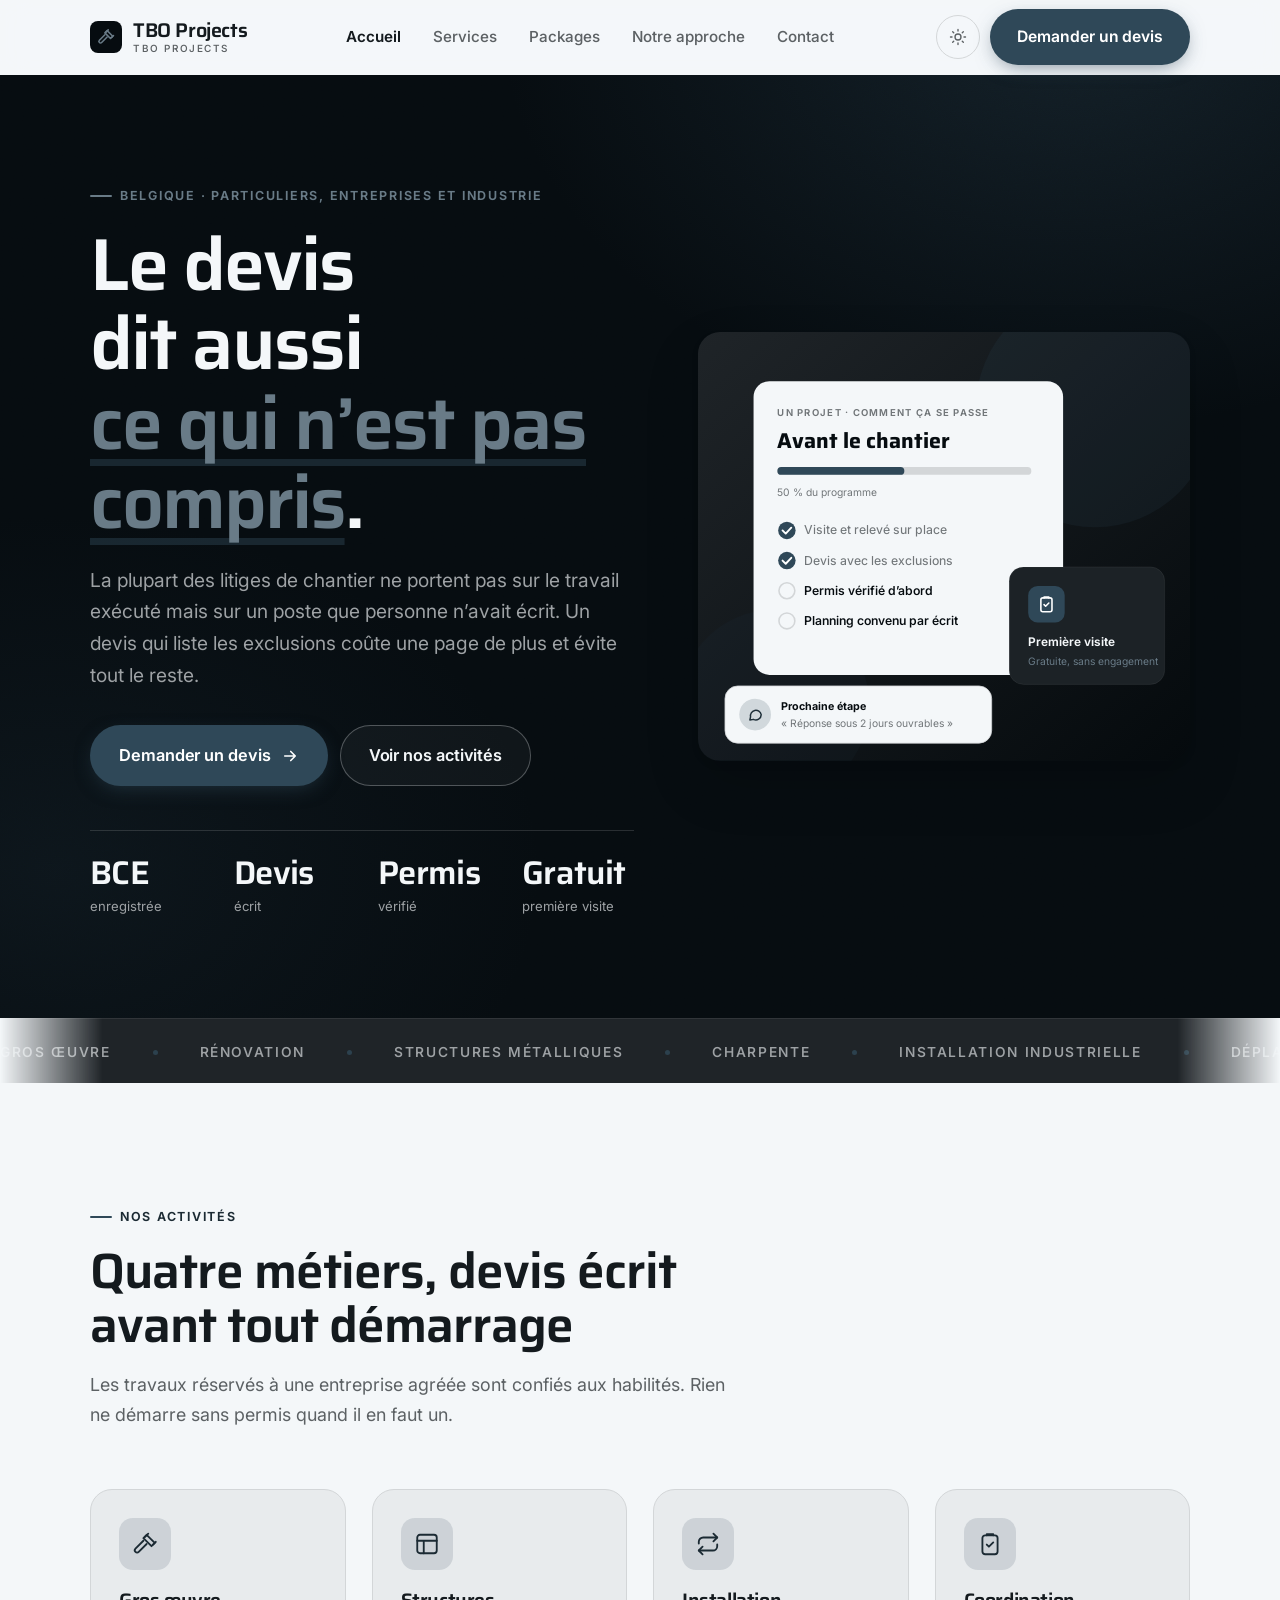
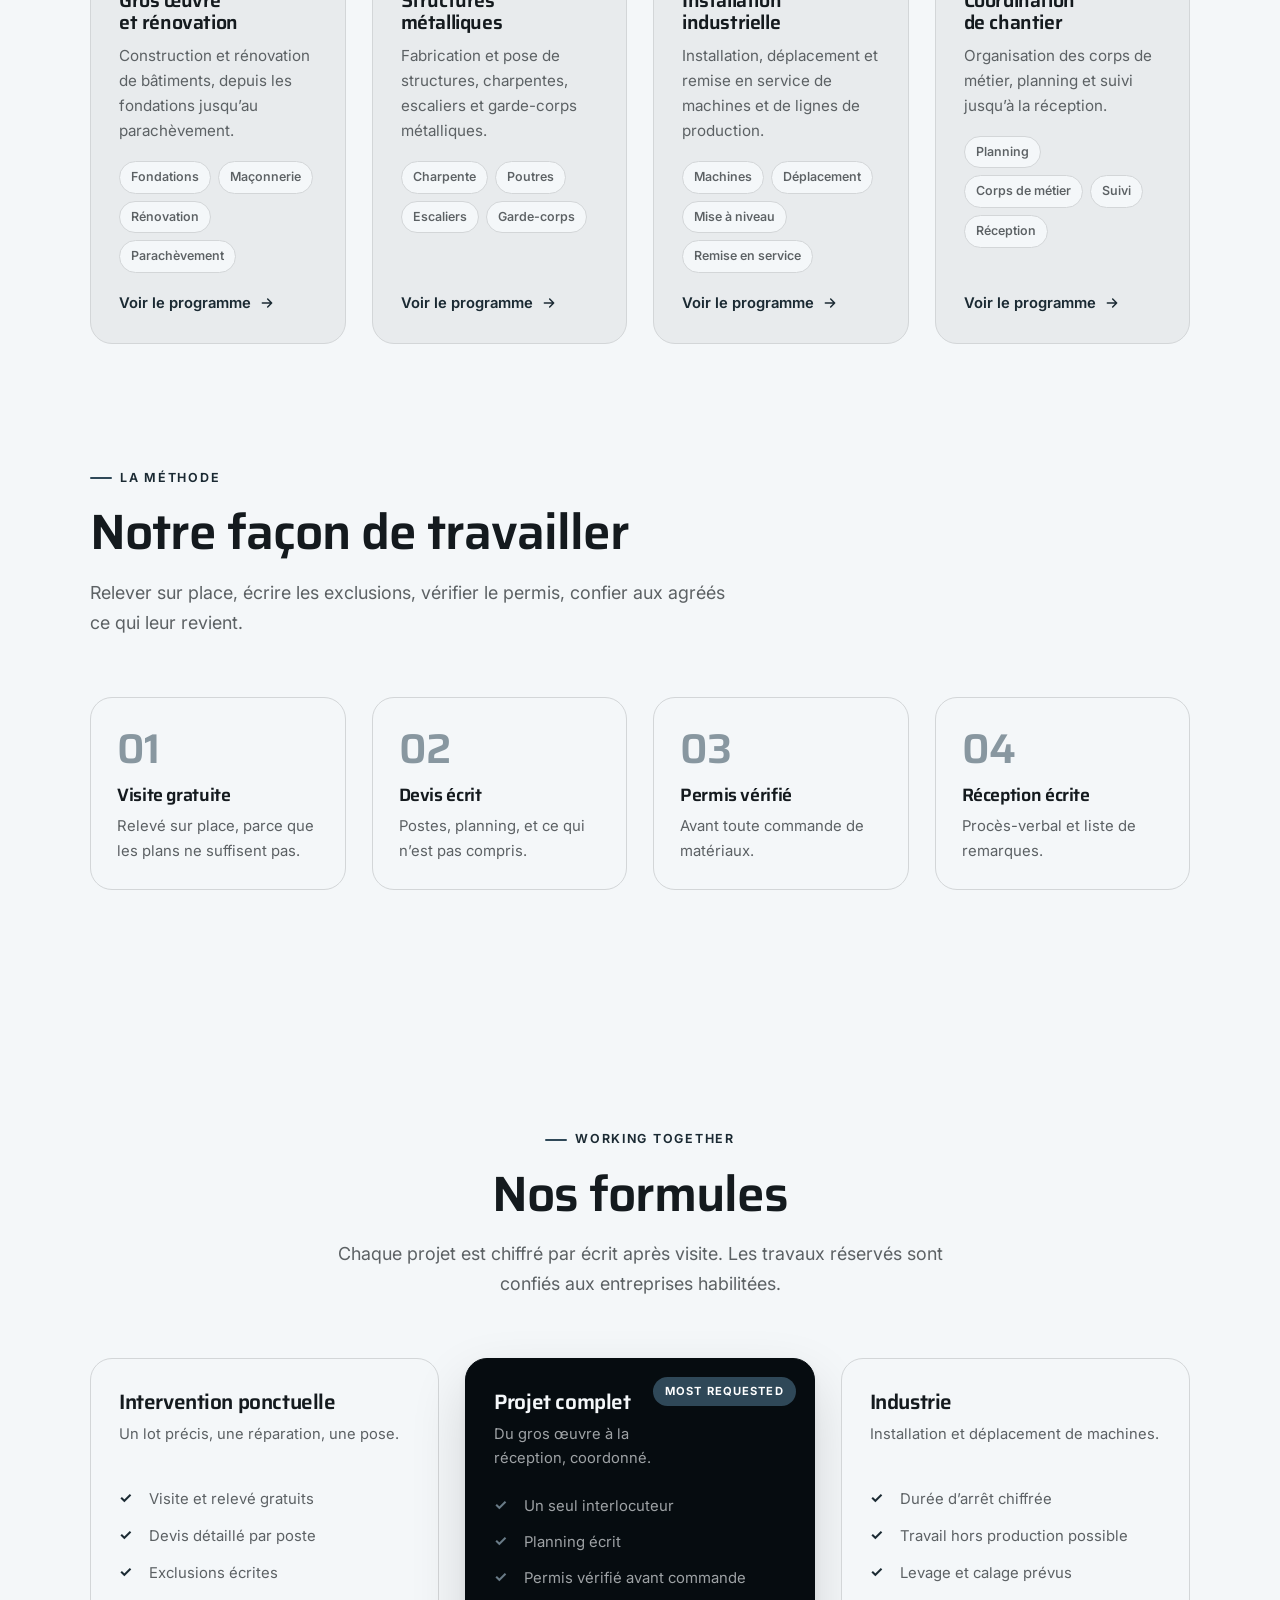
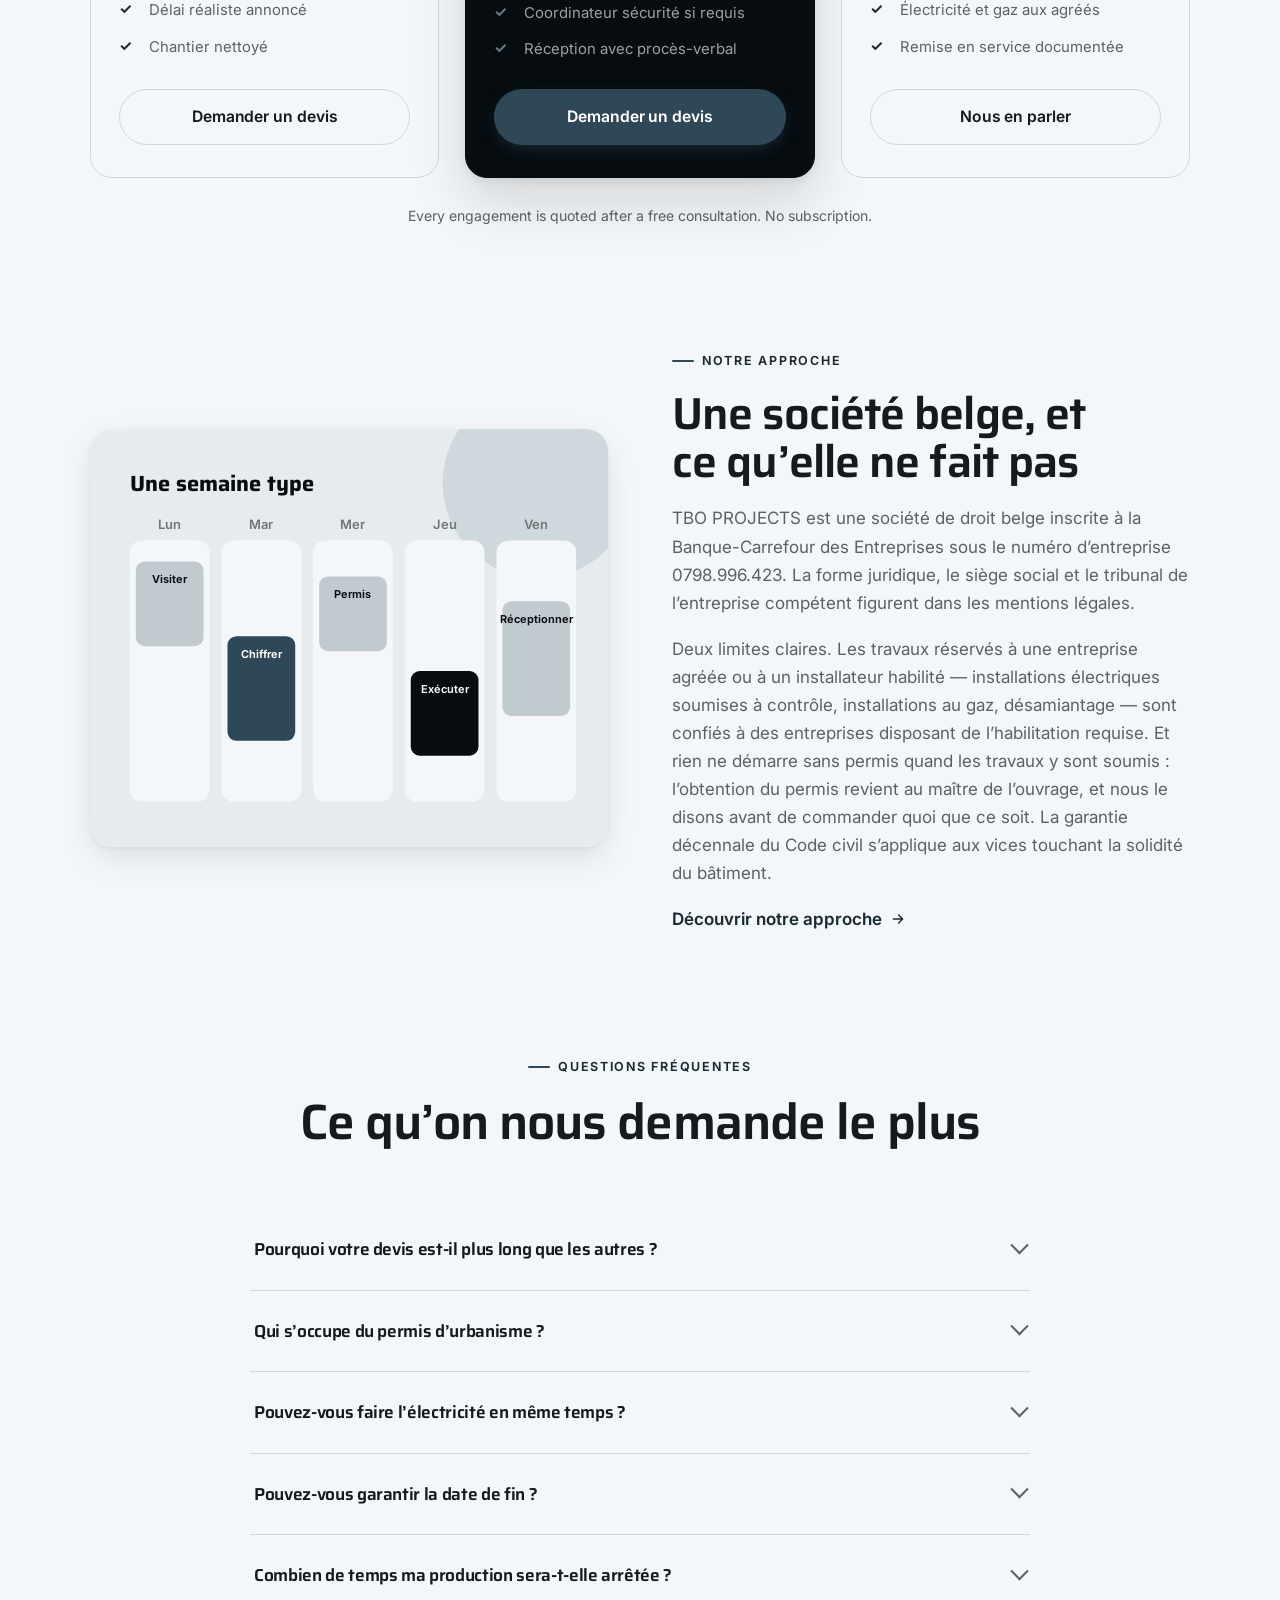
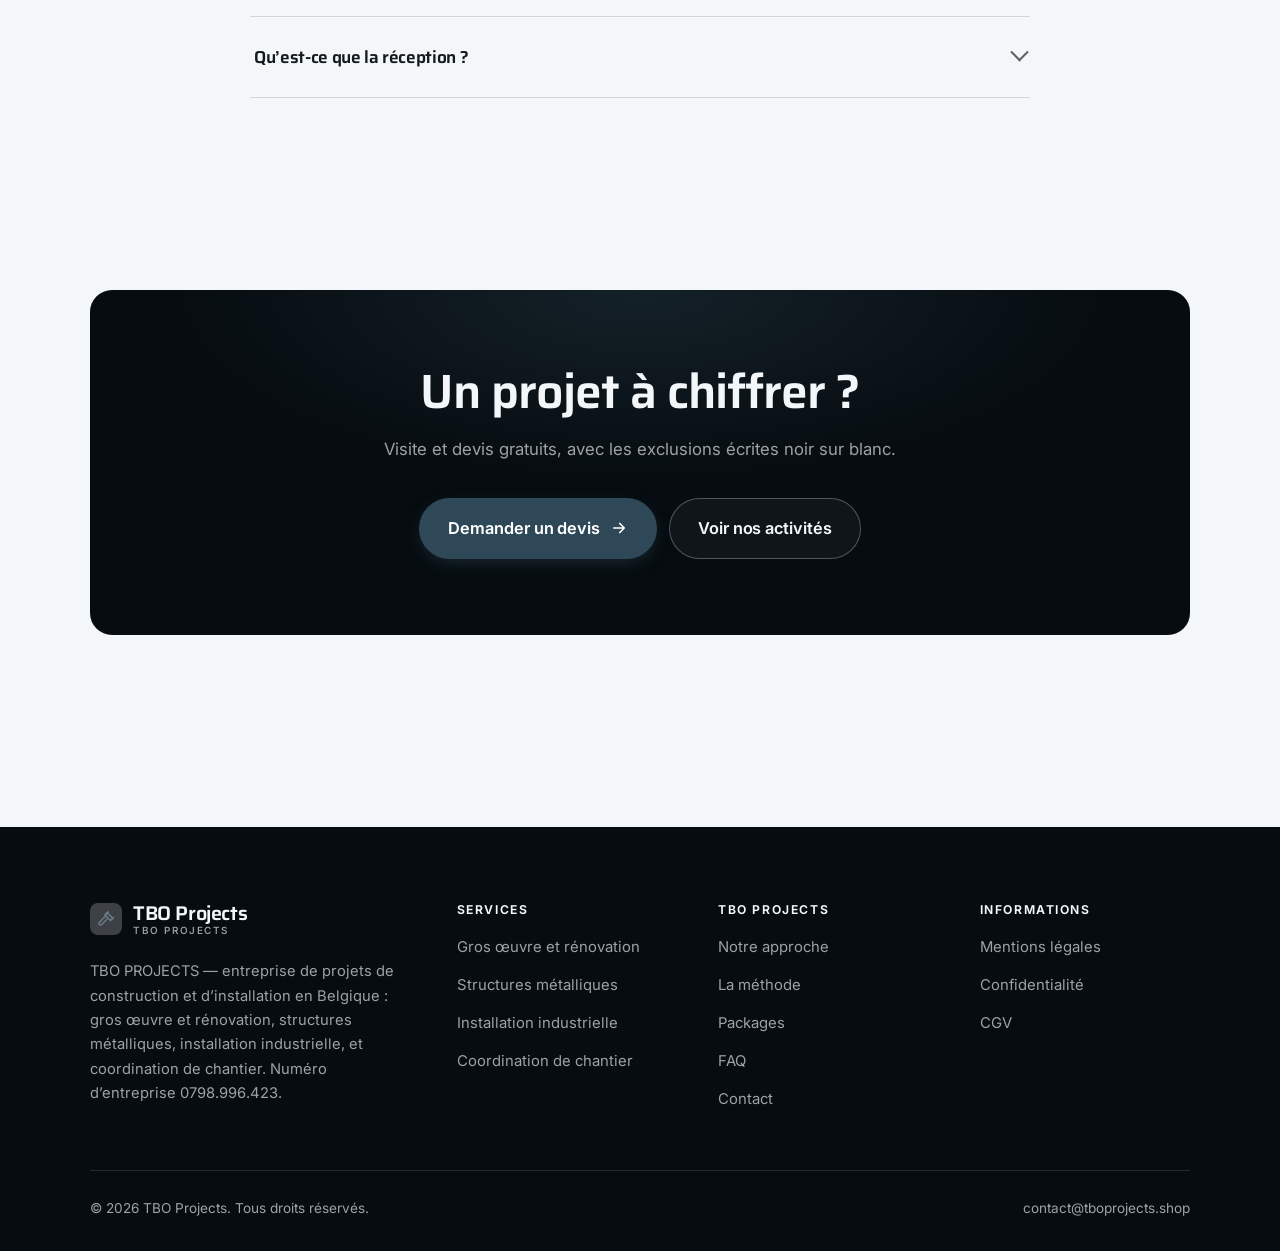
<file: index.html>
<!DOCTYPE html>
<html lang="fr" class="no-js">
<head>
<meta charset="utf-8">
<meta name="viewport" content="width=device-width, initial-scale=1">
<title>TBO PROJECTS — projets de construction et d’installation</title>
<meta name="description" content="TBO PROJECTS, entreprise belge de projets de construction : gros œuvre et rénovation, structures métalliques, installation industrielle et coordination de chantier. Devis écrit avant tout démarrage.">
<link rel="canonical" href="https://tboprojects.shop/">

<meta property="og:type" content="website">
<meta property="og:url" content="https://tboprojects.shop/">
<meta property="og:site_name" content="TBO Projects">
<meta property="og:locale" content="fr_FR">
<meta property="og:title" content="TBO PROJECTS — projets de construction et d’installation">
<meta property="og:description" content="TBO PROJECTS, entreprise belge de projets de construction : gros œuvre et rénovation, structures métalliques, installation industrielle et coordination de chantier. Devis écrit avant tout démarrage.">
<meta name="theme-color" content="#060c10">

<link rel="icon" href="assets/img/favicon.svg" type="image/svg+xml">
<link rel="preconnect" href="https://fonts.googleapis.com">
<link rel="preconnect" href="https://fonts.gstatic.com" crossorigin>
<link rel="stylesheet" href="https://fonts.googleapis.com/css2?family=Saira:wght@400;500;600;700&family=Inter:wght@400..700&display=swap">
<link rel="stylesheet" href="assets/css/style.css">

<!-- Thème appliqué avant le premier rendu (évite le flash) -->
<script>
document.documentElement.classList.remove('no-js');
(function(){try{var t=localStorage.getItem('site-theme');if(t){document.documentElement.setAttribute('data-theme',t);}}catch(e){}})();
</script>
<script type="application/ld+json">
{
  "@context": "https://schema.org",
  "@type": "Organization",
  "name": "TBO Projects",
  "url": "https://tboprojects.shop/",
  "email": "contact@tboprojects.shop",
  "description": "TBO PROJECTS, entreprise belge de projets de construction : gros œuvre et rénovation, structures métalliques, installation industrielle et coordination de chantier. Devis écrit avant tout démarrage.",
  "areaServed": "FR",
  "knowsLanguage": "fr"
}
</script>
</head>

<body>
<a class="skip-link" href="#main">Aller au contenu principal</a>

<header class="site-header">
  <nav class="wrap nav" aria-label="Navigation principale">
    <a class="brand" href="index.html">
      <svg class="brand__mark" viewBox="0 0 64 64" aria-hidden="true">
        <rect class="bm-bg" width="64" height="64" rx="16"/>
        <g class="bm-ic" transform="translate(14 14) scale(1.5)" fill="none" stroke-width="2.1" stroke-linecap="round" stroke-linejoin="round"><path d="M13.5 3.5 21 11l-3 3-7.5-7.5z"/><path d="M10.5 9 3.2 16.3a2.1 2.1 0 0 0 3 3L13.5 12"/><path d="M15 2.5 12 5.5M19.5 12.5 22 10"/></g>
      </svg>
      <span>TBO Projects<span class="brand__sub">TBO PROJECTS</span></span>
    </a>

    <ul class="nav__links" id="nav-links">
      <li><a href="index.html" aria-current="page">Accueil</a></li>
      <li><a href="programmes.html">Services</a></li>
      <li><a href="index.html#tarifs">Packages</a></li>
      <li><a href="a-propos.html">Notre approche</a></li>
      <li><a href="contact.html">Contact</a></li>
      <li><a class="btn btn--primary" href="contact.html">Demander un devis</a></li>
    </ul>

    <div class="nav__cta">
      <button class="theme-toggle" type="button" aria-label="Passer en thème sombre">
        <svg class="icon-sun" viewBox="0 0 24 24" fill="none" stroke="currentColor" stroke-width="1.8" stroke-linecap="round" aria-hidden="true"><circle cx="12" cy="12" r="4"/><path d="M12 2v2m0 16v2M2 12h2m16 0h2M4.9 4.9l1.4 1.4m11.4 11.4 1.4 1.4M19.1 4.9l-1.4 1.4M6.3 17.7l-1.4 1.4"/></svg>
        <svg class="icon-moon" viewBox="0 0 24 24" fill="none" stroke="currentColor" stroke-width="1.8" stroke-linecap="round" stroke-linejoin="round" aria-hidden="true"><path d="M21 12.8A9 9 0 1 1 11.2 3a7 7 0 0 0 9.8 9.8z"/></svg>
      </button>
      <a class="btn btn--primary" href="contact.html">Demander un devis</a>
      <button class="nav__toggle" type="button" aria-expanded="false" aria-controls="nav-links" aria-label="Ouvrir le menu">
        <svg class="icon-open" viewBox="0 0 24 24" fill="none" stroke="currentColor" stroke-width="2" stroke-linecap="round" aria-hidden="true"><path d="M3 6h18M3 12h18M3 18h18"/></svg>
        <svg class="icon-close" viewBox="0 0 24 24" fill="none" stroke="currentColor" stroke-width="2" stroke-linecap="round" aria-hidden="true"><path d="M6 6l12 12M18 6L6 18"/></svg>
      </button>
    </div>
  </nav>
</header>

<main id="main">

<section class="hero">
  <div class="wrap hero__inner">
    <div>
      <span class="eyebrow hero__eyebrow">Belgique · Particuliers, entreprises et industrie</span>
      <h1>Le devis dit aussi<br> <em>ce qui n’est pas compris</em>.</h1>
      <p class="hero__lede">La plupart des litiges de chantier ne portent pas sur le travail exécuté mais sur un poste que personne n’avait écrit. Un devis qui liste les exclusions coûte une page de plus et évite tout le reste.</p>

      <div class="hero__actions">
        <a class="btn btn--primary btn--lg" href="contact.html">Demander un devis <svg viewBox="0 0 24 24" fill="none" stroke="currentColor" stroke-width="2.2" stroke-linecap="round" stroke-linejoin="round" aria-hidden="true"><path d="M5 12h14M13 6l6 6-6 6"/></svg></a>
        <a class="btn btn--on-dark btn--lg" href="programmes.html">Voir nos activités</a>
      </div>

      <ul class="hero__proof">
        <li><span class="stat__num">BCE</span><span class="stat__label">enregistrée</span></li>
        <li><span class="stat__num">Devis</span><span class="stat__label">écrit</span></li>
        <li><span class="stat__num">Permis</span><span class="stat__label">vérifié</span></li>
        <li><span class="stat__num">Gratuit</span><span class="stat__label">première visite</span></li>
      </ul>
    </div>

    <div class="hero__art">
      <svg viewBox="0 0 620 540" role="img" aria-label="Le déroulement d’un projet avec TBO Projects, de la visite au planning convenu.">
        <defs>
          <linearGradient id="hbg" x1="0" y1="0" x2="1" y2="1">
            <stop offset="0" stop-color="#1f2428"/><stop offset="1" stop-color="#050a0d"/>
          </linearGradient>
        </defs>
        <rect width="620" height="540" rx="22" fill="url(#hbg)"/>
        <circle cx="500" cy="96" r="150" fill="#2f4858" opacity=".16"/>
        <circle cx="96" cy="470" r="120" fill="#2f4858" opacity=".08"/>

        <g style="font-family: var(--font-body)">
          <!-- Carte programme -->
          <rect x="70" y="62" width="390" height="370" rx="20" fill="#f4f7f9"/>
          <text x="100" y="106" font-size="12" font-weight="650" letter-spacing="1.6" fill="#717679">UN PROJET · COMMENT ÇA SE PASSE</text>
          <text x="100" y="146" font-size="27" font-weight="700" fill="#060c10" style="font-family: var(--font-display)">Avant le chantier</text>
          <rect x="100" y="170" width="320" height="10" rx="5" fill="#d3d6d8"/>
          <rect x="100" y="170" width="160" height="10" rx="5" fill="#2f4858"/>
          <text x="100" y="206" font-size="13" fill="#717679">50 % du programme</text>
          <circle cx="112" cy="250" r="11" fill="#2f4858"/><path d="M106.5 250l4 4 7-7.5" fill="none" stroke="#ffffff" stroke-width="2.4" stroke-linecap="round" stroke-linejoin="round"/><text x="134" y="255" font-size="15.5" fill="#717679" font-weight="450">Visite et relevé sur place</text>
          <circle cx="112" cy="288" r="11" fill="#2f4858"/><path d="M106.5 288l4 4 7-7.5" fill="none" stroke="#ffffff" stroke-width="2.4" stroke-linecap="round" stroke-linejoin="round"/><text x="134" y="293" font-size="15.5" fill="#717679" font-weight="450">Devis avec les exclusions</text>
          <circle cx="112" cy="326" r="10" fill="none" stroke="#d3d6d8" stroke-width="2"/><text x="134" y="331" font-size="15.5" fill="#060c10" font-weight="560">Permis vérifié d’abord</text>
          <circle cx="112" cy="364" r="10" fill="none" stroke="#d3d6d8" stroke-width="2"/><text x="134" y="369" font-size="15.5" fill="#060c10" font-weight="560">Planning convenu par écrit</text>

          <!-- Carte séance -->
          <rect x="392" y="296" width="196" height="148" rx="18" fill="#1c2226" stroke="#ffffff" stroke-opacity=".08"/>
          <rect x="416" y="320" width="46" height="46" rx="12" fill="#2f4858"/>
          <g transform="translate(427 331)" fill="none" stroke="#ffffff" color="#ffffff" stroke-width="2" stroke-linecap="round" stroke-linejoin="round"><rect x="5" y="4" width="14" height="17.5" rx="2.5"/><path d="M9 4V3h6v1M9 12.5l2 2 4-4"/></g>
          <text x="416" y="396" font-size="15" font-weight="650" fill="#f4f7f9">Première visite</text>
          <text x="416" y="420" font-size="13" fill="#697b87">Gratuite, sans engagement</text>

          <!-- Retour du coach -->
          <rect x="34" y="446" width="336" height="72" rx="16" fill="#f4f7f9" stroke="#d3d6d8"/>
          <circle cx="72" cy="482" r="20" fill="#d1d8dc"/>
          <g transform="translate(62 472) scale(.84)" fill="none" stroke="#1f2f39" stroke-width="2.2" stroke-linecap="round" stroke-linejoin="round"><path d="M21 12a8 8 0 0 1-11.6 7.1L4 20l1-4.6A8 8 0 1 1 21 12z"/></g>
          <text x="104" y="476" font-size="13.5" font-weight="700" fill="#060c10">Prochaine étape</text>
          <text x="104" y="498" font-size="13" fill="#717679">« Réponse sous 2 jours ouvrables »</text>
        </g>
      </svg>
    </div>
  </div>
</section>

<div class="marquee" aria-hidden="true">
  <div class="marquee__track"><span>Gros œuvre</span><span>Rénovation</span><span>Structures métalliques</span><span>Charpente</span><span>Installation industrielle</span><span>Déplacement de machines</span><span>Coordination</span><span>Devis écrit</span><span>Permis</span><span>Réception</span><span>Gros œuvre</span><span>Rénovation</span><span>Structures métalliques</span><span>Charpente</span><span>Installation industrielle</span><span>Déplacement de machines</span><span>Coordination</span><span>Devis écrit</span><span>Permis</span><span>Réception</span></div>
</div>

<section class="section wrap" id="programmes">
  <div class="section-head reveal">
    <span class="eyebrow">Nos activités</span>
    <h2>Quatre métiers, devis écrit avant tout démarrage</h2>
    <p>Les travaux réservés à une entreprise agréée sont confiés aux habilités. Rien ne démarre sans permis quand il en faut un.</p>
  </div>
  <div class="grid grid--4 reveal-group">
    <a class="card" href="programmes.html#gros-oeuvre">
      <div class="card__icon"><svg viewBox="0 0 24 24" fill="none" stroke="currentColor" stroke-width="1.7" stroke-linecap="round" stroke-linejoin="round" aria-hidden="true"><path d="M13.5 3.5 21 11l-3 3-7.5-7.5z"/><path d="M10.5 9 3.2 16.3a2.1 2.1 0 0 0 3 3L13.5 12"/><path d="M15 2.5 12 5.5M19.5 12.5 22 10"/></svg></div>
      <h3>Gros œuvre et rénovation</h3>
      <p>Construction et rénovation de bâtiments, depuis les fondations jusqu’au parachèvement.</p>
      <ul class="tags"><li>Fondations</li><li>Maçonnerie</li><li>Rénovation</li><li>Parachèvement</li></ul>
      <span class="arrow-link">Voir le programme <svg viewBox="0 0 24 24" fill="none" stroke="currentColor" stroke-width="2.2" stroke-linecap="round" stroke-linejoin="round" aria-hidden="true"><path d="M5 12h14M13 6l6 6-6 6"/></svg></span>
    </a>
    <a class="card" href="programmes.html#metal">
      <div class="card__icon"><svg viewBox="0 0 24 24" fill="none" stroke="currentColor" stroke-width="1.7" stroke-linecap="round" stroke-linejoin="round" aria-hidden="true"><rect x="3" y="3.5" width="18" height="17" rx="2.5"/><path d="M3 9h18M9 9v11.5"/></svg></div>
      <h3>Structures métalliques</h3>
      <p>Fabrication et pose de structures, charpentes, escaliers et garde-corps métalliques.</p>
      <ul class="tags"><li>Charpente</li><li>Poutres</li><li>Escaliers</li><li>Garde-corps</li></ul>
      <span class="arrow-link">Voir le programme <svg viewBox="0 0 24 24" fill="none" stroke="currentColor" stroke-width="2.2" stroke-linecap="round" stroke-linejoin="round" aria-hidden="true"><path d="M5 12h14M13 6l6 6-6 6"/></svg></span>
    </a>
    <a class="card" href="programmes.html#industriel">
      <div class="card__icon"><svg viewBox="0 0 24 24" fill="none" stroke="currentColor" stroke-width="1.7" stroke-linecap="round" stroke-linejoin="round" aria-hidden="true"><path d="M17 2.5l3.5 3.5L17 9.5"/><path d="M3.5 11.5V10A4 4 0 0 1 7.5 6h13M7 21.5 3.5 18 7 14.5"/><path d="M20.5 12.5V14a4 4 0 0 1-4 4h-13"/></svg></div>
      <h3>Installation industrielle</h3>
      <p>Installation, déplacement et remise en service de machines et de lignes de production.</p>
      <ul class="tags"><li>Machines</li><li>Déplacement</li><li>Mise à niveau</li><li>Remise en service</li></ul>
      <span class="arrow-link">Voir le programme <svg viewBox="0 0 24 24" fill="none" stroke="currentColor" stroke-width="2.2" stroke-linecap="round" stroke-linejoin="round" aria-hidden="true"><path d="M5 12h14M13 6l6 6-6 6"/></svg></span>
    </a>
    <a class="card" href="programmes.html#coordination">
      <div class="card__icon"><svg viewBox="0 0 24 24" fill="none" stroke="currentColor" stroke-width="1.7" stroke-linecap="round" stroke-linejoin="round" aria-hidden="true"><rect x="5" y="4" width="14" height="17.5" rx="2.5"/><path d="M9 4V3h6v1M9 12.5l2 2 4-4"/></svg></div>
      <h3>Coordination de chantier</h3>
      <p>Organisation des corps de métier, planning et suivi jusqu’à la réception.</p>
      <ul class="tags"><li>Planning</li><li>Corps de métier</li><li>Suivi</li><li>Réception</li></ul>
      <span class="arrow-link">Voir le programme <svg viewBox="0 0 24 24" fill="none" stroke="currentColor" stroke-width="2.2" stroke-linecap="round" stroke-linejoin="round" aria-hidden="true"><path d="M5 12h14M13 6l6 6-6 6"/></svg></span>
    </a>
  </div>
</section>

<section class="section section--flush wrap" id="methode">
  <div class="section-head reveal">
    <span class="eyebrow">La méthode</span>
    <h2>Notre façon de travailler</h2>
    <p>Relever sur place, écrire les exclusions, vérifier le permis, confier aux agréés ce qui leur revient.</p>
  </div>
  <div class="grid grid--4 steps reveal-group">
    <article class="step">
      <h3>Visite gratuite</h3>
      <p>Relevé sur place, parce que les plans ne suffisent pas.</p>
    </article>
    <article class="step">
      <h3>Devis écrit</h3>
      <p>Postes, planning, et ce qui n’est pas compris.</p>
    </article>
    <article class="step">
      <h3>Permis vérifié</h3>
      <p>Avant toute commande de matériaux.</p>
    </article>
    <article class="step">
      <h3>Réception écrite</h3>
      <p>Procès-verbal et liste de remarques.</p>
    </article>
  </div>
</section>

<section class="section wrap" id="tarifs">
  <div class="section-head section-head--center reveal">
    <span class="eyebrow">Working together</span>
    <h2>Nos formules</h2>
    <p>Chaque projet est chiffré par écrit après visite. Les travaux réservés sont confiés aux entreprises habilitées.</p>
  </div>
  <div class="grid grid--3 plans reveal-group">
    <article class="plan">
      
      <h3>Intervention ponctuelle</h3>
      <p class="plan__desc">Un lot précis, une réparation, une pose.</p>
      
      <ul class="plan__features">
        <li>Visite et relevé gratuits</li>
        <li>Devis détaillé par poste</li>
        <li>Exclusions écrites</li>
        <li>Délai réaliste annoncé</li>
        <li>Chantier nettoyé</li>
      </ul>
      <a class="btn btn--ghost btn--block" href="contact.html">Demander un devis</a>
    </article>
    <article class="plan plan--featured">
      <span class="plan__tag">Most requested</span>
      <h3>Projet complet</h3>
      <p class="plan__desc">Du gros œuvre à la réception, coordonné.</p>
      
      <ul class="plan__features">
        <li>Un seul interlocuteur</li>
        <li>Planning écrit</li>
        <li>Permis vérifié avant commande</li>
        <li>Coordinateur sécurité si requis</li>
        <li>Réception avec procès-verbal</li>
      </ul>
      <a class="btn btn--primary btn--block" href="contact.html">Demander un devis</a>
    </article>
    <article class="plan">
      
      <h3>Industrie</h3>
      <p class="plan__desc">Installation et déplacement de machines.</p>
      
      <ul class="plan__features">
        <li>Durée d’arrêt chiffrée</li>
        <li>Travail hors production possible</li>
        <li>Levage et calage prévus</li>
        <li>Électricité et gaz aux agréés</li>
        <li>Remise en service documentée</li>
      </ul>
      <a class="btn btn--ghost btn--block" href="contact.html">Nous en parler</a>
    </article>
  </div>
  <p class="plans-note">Every engagement is quoted after a free consultation. No subscription.</p>
</section>

<section class="section section--flush wrap">
  <div class="split reveal">
    <div class="split__art">
      <svg viewBox="0 0 520 420" role="img" aria-label="Exemple de semaine type : Visiter, Chiffrer, Permis, Exécuter, Réceptionner.">
        <rect width="520" height="420" rx="20" fill="#e6ebee"/>
        <circle cx="450" cy="54" r="96" fill="#2f4858" opacity=".12"/>
        <g style="font-family: var(--font-body)">
        <text x="40" y="62" font-size="22" font-weight="700" fill="#060c10" style="font-family: var(--font-display)">Une semaine type</text>
        <text x="80" y="100" text-anchor="middle" font-size="13" font-weight="600" fill="#717679">Lun</text>
        <rect x="40" y="112" width="80" height="262" rx="12" fill="#f4f7f9"/>
        <rect x="46" y="133" width="68" height="85" rx="9" fill="#c1cacf"/>
        <text x="80" y="155" text-anchor="middle" font-size="11" font-weight="650" fill="#060c10">Visiter</text>
        <text x="172" y="100" text-anchor="middle" font-size="13" font-weight="600" fill="#717679">Mar</text>
        <rect x="132" y="112" width="80" height="262" rx="12" fill="#f4f7f9"/>
        <rect x="138" y="208" width="68" height="105" rx="9" fill="#2f4858"/>
        <text x="172" y="230" text-anchor="middle" font-size="11" font-weight="650" fill="#ffffff">Chiffrer</text>
        <text x="264" y="100" text-anchor="middle" font-size="13" font-weight="600" fill="#717679">Mer</text>
        <rect x="224" y="112" width="80" height="262" rx="12" fill="#f4f7f9"/>
        <rect x="230" y="148" width="68" height="75" rx="9" fill="#c1cacf"/>
        <text x="264" y="170" text-anchor="middle" font-size="11" font-weight="650" fill="#060c10">Permis</text>
        <text x="356" y="100" text-anchor="middle" font-size="13" font-weight="600" fill="#717679">Jeu</text>
        <rect x="316" y="112" width="80" height="262" rx="12" fill="#f4f7f9"/>
        <rect x="322" y="243" width="68" height="85" rx="9" fill="#060c10"/>
        <text x="356" y="265" text-anchor="middle" font-size="11" font-weight="650" fill="#f4f7f9">Exécuter</text>
        <text x="448" y="100" text-anchor="middle" font-size="13" font-weight="600" fill="#717679">Ven</text>
        <rect x="408" y="112" width="80" height="262" rx="12" fill="#f4f7f9"/>
        <rect x="414" y="173" width="68" height="115" rx="9" fill="#c1cacf"/>
        <text x="448" y="195" text-anchor="middle" font-size="11" font-weight="650" fill="#060c10">Réceptionner</text>
        </g>
      </svg>
    </div>
    <div>
      <span class="eyebrow">Notre approche</span>
      <h2>Une société belge, et ce qu’elle ne fait pas</h2>
      <p>TBO PROJECTS est une société de droit belge inscrite à la Banque-Carrefour des Entreprises sous le numéro d’entreprise 0798.996.423. La forme juridique, le siège social et le tribunal de l’entreprise compétent figurent dans les mentions légales.</p>
      <p>Deux limites claires. Les travaux réservés à une entreprise agréée ou à un installateur habilité — installations électriques soumises à contrôle, installations au gaz, désamiantage — sont confiés à des entreprises disposant de l’habilitation requise. Et rien ne démarre sans permis quand les travaux y sont soumis : l’obtention du permis revient au maître de l’ouvrage, et nous le disons avant de commander quoi que ce soit. La garantie décennale du Code civil s’applique aux vices touchant la solidité du bâtiment.</p>
      <p><a class="arrow-link" href="a-propos.html">Découvrir notre approche <svg viewBox="0 0 24 24" fill="none" stroke="currentColor" stroke-width="2.2" stroke-linecap="round" stroke-linejoin="round" aria-hidden="true"><path d="M5 12h14M13 6l6 6-6 6"/></svg></a></p>
    </div>
  </div>
</section>

<section class="section section--flush wrap" id="faq">
  <div class="section-head section-head--center reveal">
    <span class="eyebrow">Questions fréquentes</span>
    <h2>Ce qu’on nous demande le plus</h2>
  </div>
  <div class="faq reveal">
    <details>
      <summary>Pourquoi votre devis est-il plus long que les autres ?</summary>
      <p>Parce qu’il liste ce qui n’est pas compris. La plupart des litiges de chantier portent sur un poste que personne n’avait écrit, et une page d’exclusions évite presque tous ces échanges.</p>
    </details>
    <details>
      <summary>Qui s’occupe du permis d’urbanisme ?</summary>
      <p>Le maître de l’ouvrage, sauf convention écrite contraire. Nous vérifions si les travaux y sont soumis et nous ne commençons pas avant qu’il soit délivré — un chantier sans permis finit devant la commune.</p>
    </details>
    <details>
      <summary>Pouvez-vous faire l’électricité en même temps ?</summary>
      <p>Non. Les installations électriques soumises à contrôle et les installations au gaz relèvent d’entreprises habilitées. Nous coordonnons avec elles plutôt que de nous en charger.</p>
    </details>
    <details>
      <summary>Pouvez-vous garantir la date de fin ?</summary>
      <p>Nous annonçons un délai réaliste et nous disons quand il bouge. Les intempéries, un retard de livraison ou une modification du programme décalent un chantier, et promettre une date ferme malgré cela n’aide personne.</p>
    </details>
    <details>
      <summary>Combien de temps ma production sera-t-elle arrêtée ?</summary>
      <p>Nous chiffrons la durée d’immobilisation avant l’intervention, parce que c’est le vrai coût. Si travailler la nuit ou le week-end réduit l’arrêt, nous le proposons.</p>
    </details>
    <details>
      <summary>Qu’est-ce que la réception ?</summary>
      <p>La constatation écrite que les travaux sont terminés, avec une liste de remarques à lever. Elle fait courir les garanties, dont la garantie décennale sur la solidité : c’est un document à ne pas négliger.</p>
    </details>
  </div>
</section>

<section class="wrap section--tight">
  <div class="cta-band reveal">
    <h2>Un projet à chiffrer ?</h2>
    <p>Visite et devis gratuits, avec les exclusions écrites noir sur blanc.</p>
    <div class="hero__actions">
      <a class="btn btn--primary btn--lg" href="contact.html">Demander un devis <svg viewBox="0 0 24 24" fill="none" stroke="currentColor" stroke-width="2.2" stroke-linecap="round" stroke-linejoin="round" aria-hidden="true"><path d="M5 12h14M13 6l6 6-6 6"/></svg></a>
      <a class="btn btn--on-dark btn--lg" href="programmes.html">Voir nos activités</a>
    </div>
  </div>
</section>

</main>

<footer class="site-footer">
  <div class="wrap">
    <div class="footer__grid">
      <div class="footer__brand">
        <a class="brand" href="index.html">
          <svg class="brand__mark" viewBox="0 0 64 64" aria-hidden="true">
        <rect class="bm-bg" width="64" height="64" rx="16"/>
        <g class="bm-ic" transform="translate(14 14) scale(1.5)" fill="none" stroke-width="2.1" stroke-linecap="round" stroke-linejoin="round"><path d="M13.5 3.5 21 11l-3 3-7.5-7.5z"/><path d="M10.5 9 3.2 16.3a2.1 2.1 0 0 0 3 3L13.5 12"/><path d="M15 2.5 12 5.5M19.5 12.5 22 10"/></g>
      </svg>
          <span>TBO Projects<span class="brand__sub">TBO PROJECTS</span></span>
        </a>
        <p>TBO PROJECTS — entreprise de projets de construction et d’installation en Belgique : gros œuvre et rénovation, structures métalliques, installation industrielle, et coordination de chantier. Numéro d’entreprise 0798.996.423.</p>
      </div>

      <div class="footer__col">
        <h4>Services</h4>
        <ul>
          <li><a href="programmes.html#gros-oeuvre">Gros œuvre et rénovation</a></li>
          <li><a href="programmes.html#metal">Structures métalliques</a></li>
          <li><a href="programmes.html#industriel">Installation industrielle</a></li>
          <li><a href="programmes.html#coordination">Coordination de chantier</a></li>
        </ul>
      </div>

      <div class="footer__col">
        <h4>TBO Projects</h4>
        <ul>
          <li><a href="a-propos.html">Notre approche</a></li>
          <li><a href="index.html#methode">La méthode</a></li>
          <li><a href="index.html#tarifs">Packages</a></li>
          <li><a href="index.html#faq">FAQ</a></li>
          <li><a href="contact.html">Contact</a></li>
        </ul>
      </div>

      <div class="footer__col">
        <h4>Informations</h4>
        <ul>
          <li><a href="mentions-legales.html">Mentions légales</a></li>
          <li><a href="mentions-legales.html#confidentialite">Confidentialité</a></li>
          <li><a href="mentions-legales.html#cgv">CGV</a></li>
        </ul>
      </div>
    </div>

    <div class="footer__bottom">
      <p>© <span data-year>2026</span> TBO Projects. Tous droits réservés.</p>
      <p><a href="mailto:contact@tboprojects.shop">contact@tboprojects.shop</a></p>
    </div>
  </div>
</footer>

<script src="assets/js/main.js" defer></script>
</body>
</html>
</file>
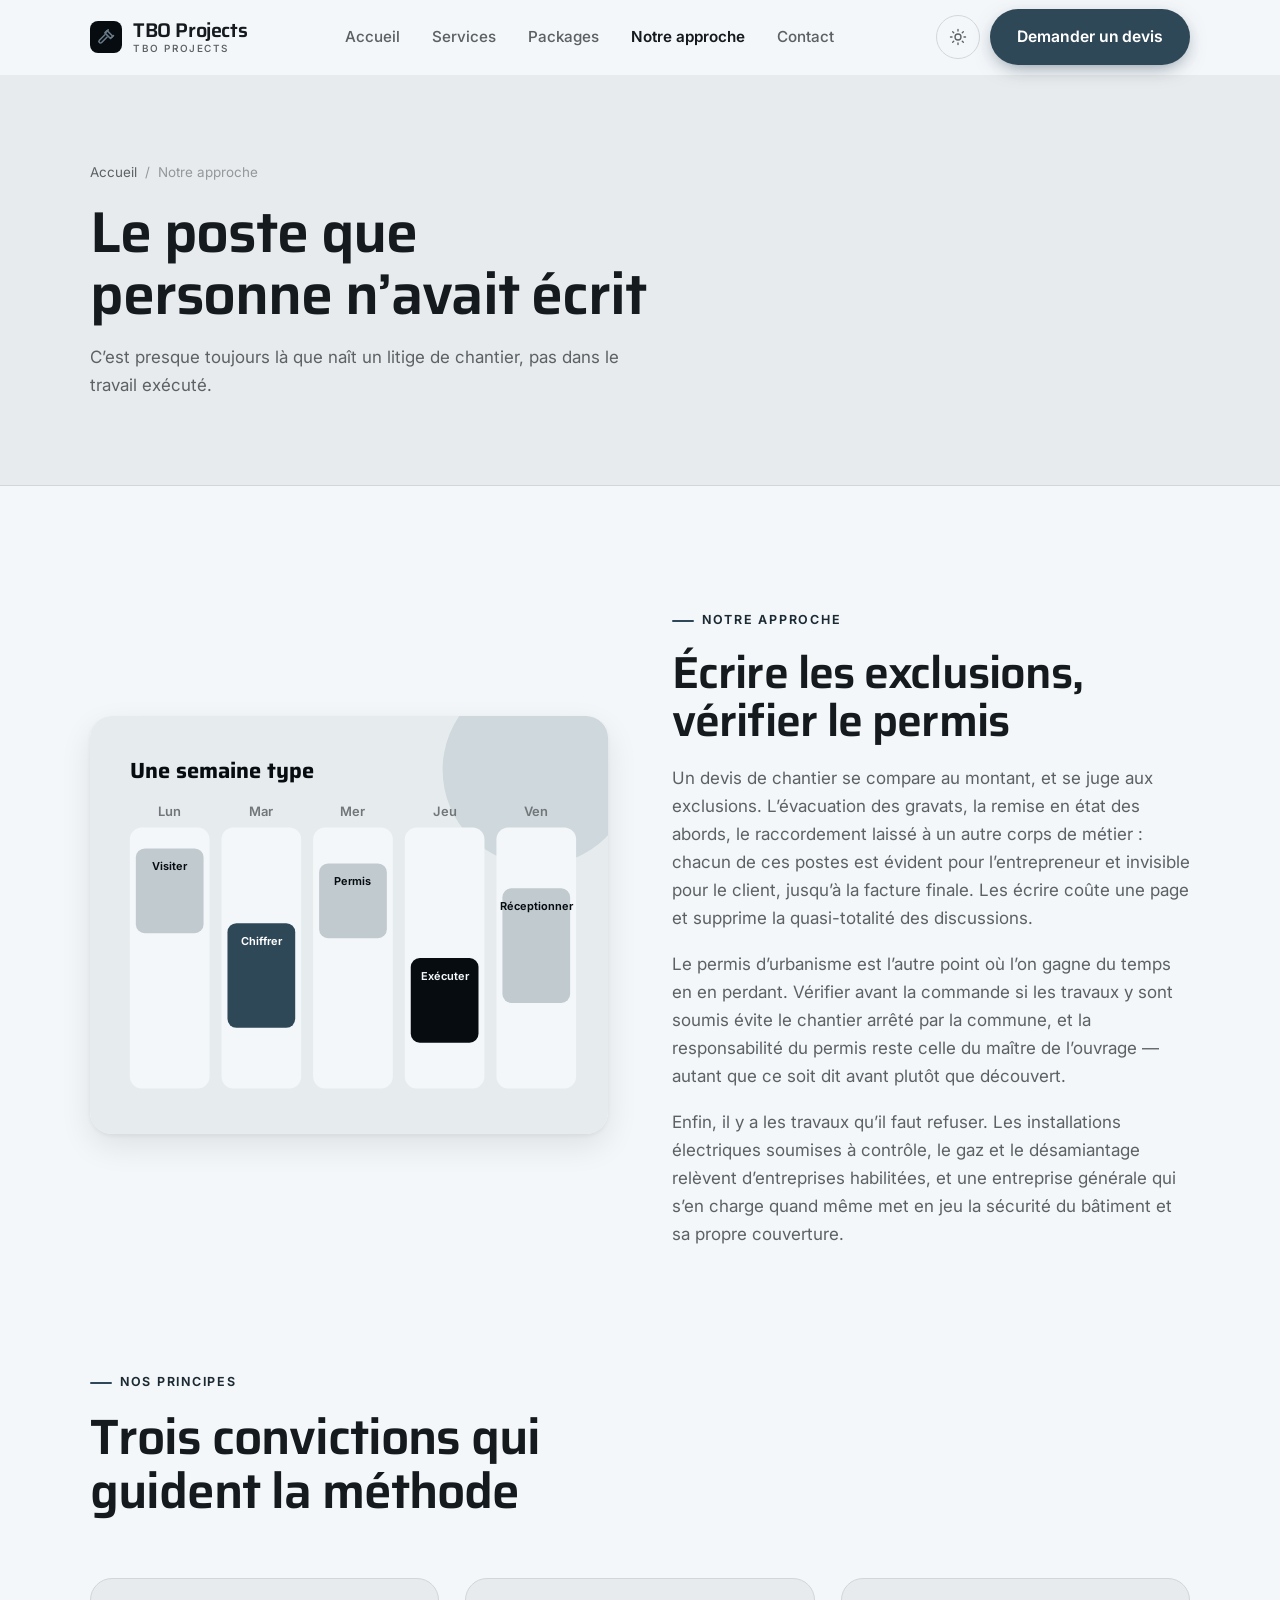
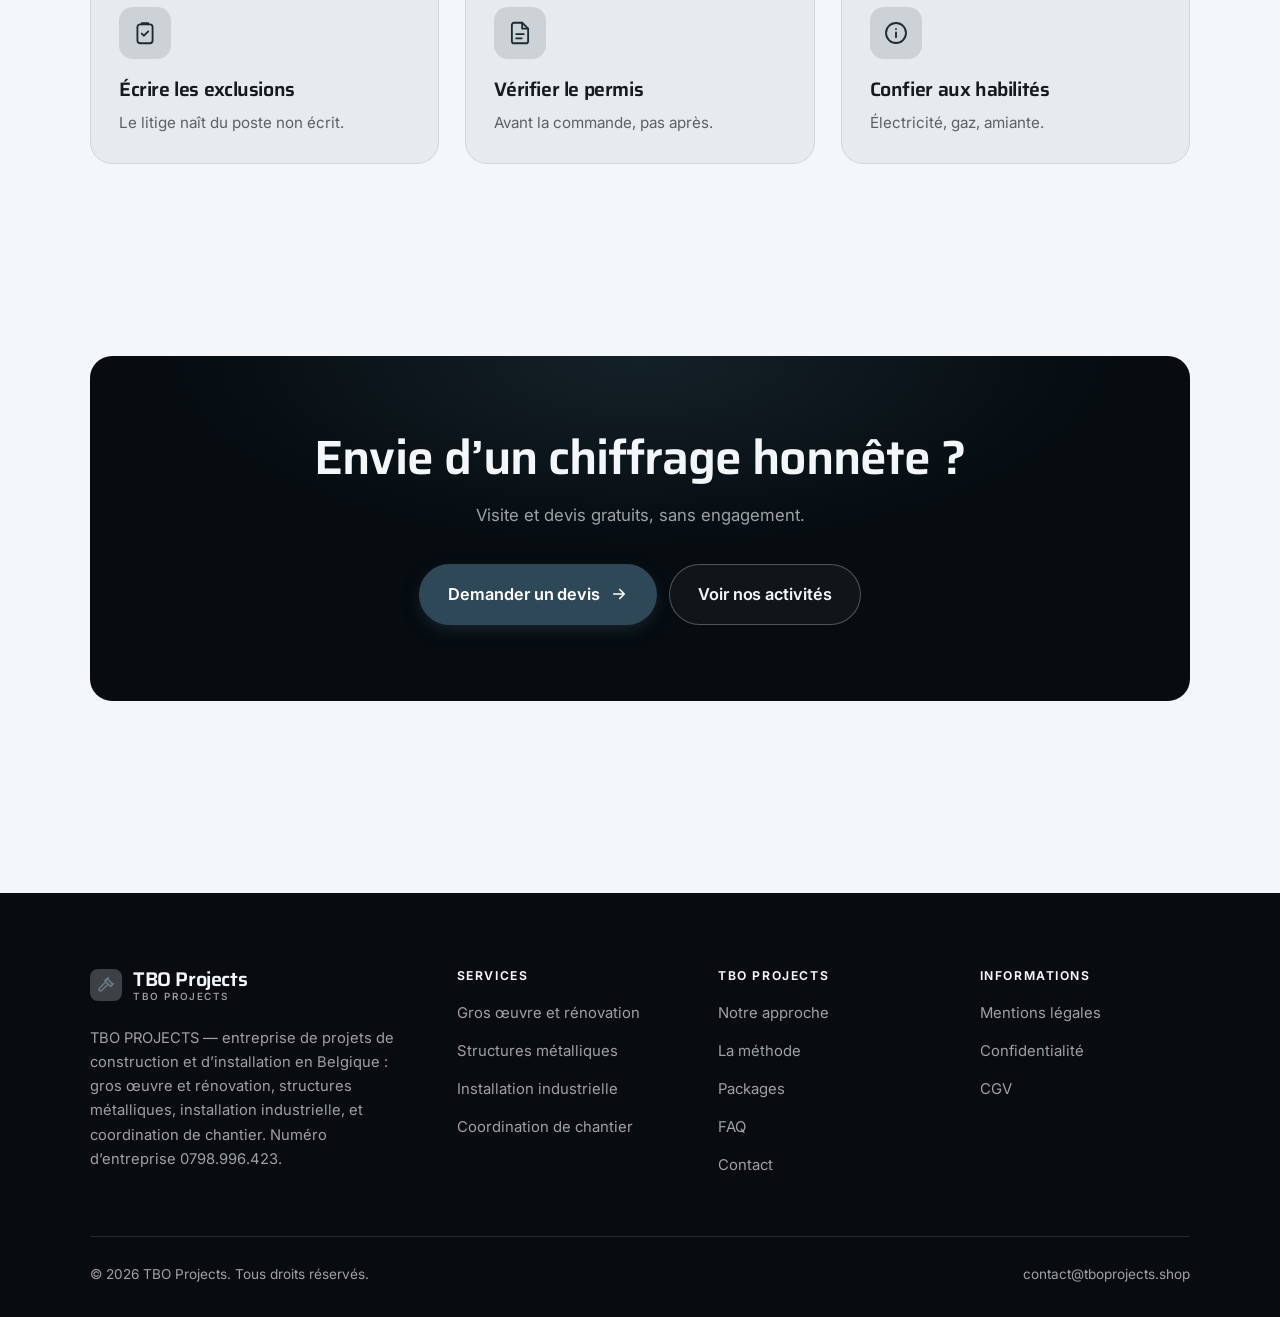
<file: a-propos.html>
<!DOCTYPE html>
<html lang="fr" class="no-js">
<head>
<meta charset="utf-8">
<meta name="viewport" content="width=device-width, initial-scale=1">
<title>Notre approche — TBO Projects</title>
<meta name="description" content="À propos de TBO PROJECTS, société belge de projets de construction, numéro d’entreprise 0798.996.423.">
<link rel="canonical" href="https://tboprojects.shop/a-propos.html">

<meta property="og:type" content="website">
<meta property="og:url" content="https://tboprojects.shop/a-propos.html">
<meta property="og:site_name" content="TBO Projects">
<meta property="og:locale" content="fr_FR">
<meta property="og:title" content="Notre approche — TBO Projects">
<meta property="og:description" content="À propos de TBO PROJECTS, société belge de projets de construction, numéro d’entreprise 0798.996.423.">
<meta name="theme-color" content="#060c10">

<link rel="icon" href="assets/img/favicon.svg" type="image/svg+xml">
<link rel="preconnect" href="https://fonts.googleapis.com">
<link rel="preconnect" href="https://fonts.gstatic.com" crossorigin>
<link rel="stylesheet" href="https://fonts.googleapis.com/css2?family=Saira:wght@400;500;600;700&family=Inter:wght@400..700&display=swap">
<link rel="stylesheet" href="assets/css/style.css">

<!-- Thème appliqué avant le premier rendu (évite le flash) -->
<script>
document.documentElement.classList.remove('no-js');
(function(){try{var t=localStorage.getItem('site-theme');if(t){document.documentElement.setAttribute('data-theme',t);}}catch(e){}})();
</script>
</head>

<body>
<a class="skip-link" href="#main">Aller au contenu principal</a>

<header class="site-header">
  <nav class="wrap nav" aria-label="Navigation principale">
    <a class="brand" href="index.html">
      <svg class="brand__mark" viewBox="0 0 64 64" aria-hidden="true">
        <rect class="bm-bg" width="64" height="64" rx="16"/>
        <g class="bm-ic" transform="translate(14 14) scale(1.5)" fill="none" stroke-width="2.1" stroke-linecap="round" stroke-linejoin="round"><path d="M13.5 3.5 21 11l-3 3-7.5-7.5z"/><path d="M10.5 9 3.2 16.3a2.1 2.1 0 0 0 3 3L13.5 12"/><path d="M15 2.5 12 5.5M19.5 12.5 22 10"/></g>
      </svg>
      <span>TBO Projects<span class="brand__sub">TBO PROJECTS</span></span>
    </a>

    <ul class="nav__links" id="nav-links">
      <li><a href="index.html">Accueil</a></li>
      <li><a href="programmes.html">Services</a></li>
      <li><a href="index.html#tarifs">Packages</a></li>
      <li><a href="a-propos.html" aria-current="page">Notre approche</a></li>
      <li><a href="contact.html">Contact</a></li>
      <li><a class="btn btn--primary" href="contact.html">Demander un devis</a></li>
    </ul>

    <div class="nav__cta">
      <button class="theme-toggle" type="button" aria-label="Passer en thème sombre">
        <svg class="icon-sun" viewBox="0 0 24 24" fill="none" stroke="currentColor" stroke-width="1.8" stroke-linecap="round" aria-hidden="true"><circle cx="12" cy="12" r="4"/><path d="M12 2v2m0 16v2M2 12h2m16 0h2M4.9 4.9l1.4 1.4m11.4 11.4 1.4 1.4M19.1 4.9l-1.4 1.4M6.3 17.7l-1.4 1.4"/></svg>
        <svg class="icon-moon" viewBox="0 0 24 24" fill="none" stroke="currentColor" stroke-width="1.8" stroke-linecap="round" stroke-linejoin="round" aria-hidden="true"><path d="M21 12.8A9 9 0 1 1 11.2 3a7 7 0 0 0 9.8 9.8z"/></svg>
      </button>
      <a class="btn btn--primary" href="contact.html">Demander un devis</a>
      <button class="nav__toggle" type="button" aria-expanded="false" aria-controls="nav-links" aria-label="Ouvrir le menu">
        <svg class="icon-open" viewBox="0 0 24 24" fill="none" stroke="currentColor" stroke-width="2" stroke-linecap="round" aria-hidden="true"><path d="M3 6h18M3 12h18M3 18h18"/></svg>
        <svg class="icon-close" viewBox="0 0 24 24" fill="none" stroke="currentColor" stroke-width="2" stroke-linecap="round" aria-hidden="true"><path d="M6 6l12 12M18 6L6 18"/></svg>
      </button>
    </div>
  </nav>
</header>

<main id="main">

<section class="page-head">
  <div class="wrap">
    <nav class="breadcrumb" aria-label="Fil d’Ariane">
      <a href="index.html">Accueil</a><span>/</span><span aria-current="page">Notre approche</span>
    </nav>
    <h1>Le poste que personne n’avait écrit</h1>
    <p>C’est presque toujours là que naît un litige de chantier, pas dans le travail exécuté.</p>
  </div>
</section>

<section class="section wrap">
  <div class="split reveal">
    <div class="split__art">
      <svg viewBox="0 0 520 420" role="img" aria-label="Exemple de semaine type : Visiter, Chiffrer, Permis, Exécuter, Réceptionner.">
        <rect width="520" height="420" rx="20" fill="#e6ebee"/>
        <circle cx="450" cy="54" r="96" fill="#2f4858" opacity=".12"/>
        <g style="font-family: var(--font-body)">
        <text x="40" y="62" font-size="22" font-weight="700" fill="#060c10" style="font-family: var(--font-display)">Une semaine type</text>
        <text x="80" y="100" text-anchor="middle" font-size="13" font-weight="600" fill="#717679">Lun</text>
        <rect x="40" y="112" width="80" height="262" rx="12" fill="#f4f7f9"/>
        <rect x="46" y="133" width="68" height="85" rx="9" fill="#c1cacf"/>
        <text x="80" y="155" text-anchor="middle" font-size="11" font-weight="650" fill="#060c10">Visiter</text>
        <text x="172" y="100" text-anchor="middle" font-size="13" font-weight="600" fill="#717679">Mar</text>
        <rect x="132" y="112" width="80" height="262" rx="12" fill="#f4f7f9"/>
        <rect x="138" y="208" width="68" height="105" rx="9" fill="#2f4858"/>
        <text x="172" y="230" text-anchor="middle" font-size="11" font-weight="650" fill="#ffffff">Chiffrer</text>
        <text x="264" y="100" text-anchor="middle" font-size="13" font-weight="600" fill="#717679">Mer</text>
        <rect x="224" y="112" width="80" height="262" rx="12" fill="#f4f7f9"/>
        <rect x="230" y="148" width="68" height="75" rx="9" fill="#c1cacf"/>
        <text x="264" y="170" text-anchor="middle" font-size="11" font-weight="650" fill="#060c10">Permis</text>
        <text x="356" y="100" text-anchor="middle" font-size="13" font-weight="600" fill="#717679">Jeu</text>
        <rect x="316" y="112" width="80" height="262" rx="12" fill="#f4f7f9"/>
        <rect x="322" y="243" width="68" height="85" rx="9" fill="#060c10"/>
        <text x="356" y="265" text-anchor="middle" font-size="11" font-weight="650" fill="#f4f7f9">Exécuter</text>
        <text x="448" y="100" text-anchor="middle" font-size="13" font-weight="600" fill="#717679">Ven</text>
        <rect x="408" y="112" width="80" height="262" rx="12" fill="#f4f7f9"/>
        <rect x="414" y="173" width="68" height="115" rx="9" fill="#c1cacf"/>
        <text x="448" y="195" text-anchor="middle" font-size="11" font-weight="650" fill="#060c10">Réceptionner</text>
        </g>
      </svg>
    </div>
    <div>
      <span class="eyebrow">Notre approche</span>
      <h2>Écrire les exclusions, vérifier le permis</h2>
      <p>Un devis de chantier se compare au montant, et se juge aux exclusions. L’évacuation des gravats, la remise en état des abords, le raccordement laissé à un autre corps de métier : chacun de ces postes est évident pour l’entrepreneur et invisible pour le client, jusqu’à la facture finale. Les écrire coûte une page et supprime la quasi-totalité des discussions.</p>
      <p>Le permis d’urbanisme est l’autre point où l’on gagne du temps en en perdant. Vérifier avant la commande si les travaux y sont soumis évite le chantier arrêté par la commune, et la responsabilité du permis reste celle du maître de l’ouvrage — autant que ce soit dit avant plutôt que découvert.</p>
      <p>Enfin, il y a les travaux qu’il faut refuser. Les installations électriques soumises à contrôle, le gaz et le désamiantage relèvent d’entreprises habilitées, et une entreprise générale qui s’en charge quand même met en jeu la sécurité du bâtiment et sa propre couverture.</p>
      <!--
        À COMPLÉTER : ajoutez une présentation de la personne qui coache
        (prénom, parcours réel), avec une photo si possible. N'inventez ni
        diplôme ni expérience : voir README.md.
      -->
    </div>
  </div>
</section>

<section class="section section--flush wrap">
  <div class="section-head reveal">
    <span class="eyebrow">Nos principes</span>
    <h2>Trois convictions qui guident la méthode</h2>
  </div>
  <div class="grid grid--3 reveal-group">
    <article class="card">
      <div class="card__icon"><svg viewBox="0 0 24 24" fill="none" stroke="currentColor" stroke-width="1.7" stroke-linecap="round" stroke-linejoin="round" aria-hidden="true"><rect x="5" y="4" width="14" height="17.5" rx="2.5"/><path d="M9 4V3h6v1M9 12.5l2 2 4-4"/></svg></div>
      <h3>Écrire les exclusions</h3>
      <p>Le litige naît du poste non écrit.</p>
    </article>
    <article class="card">
      <div class="card__icon"><svg viewBox="0 0 24 24" fill="none" stroke="currentColor" stroke-width="1.7" stroke-linecap="round" stroke-linejoin="round" aria-hidden="true"><path d="M14 2.5H6.5A2 2 0 0 0 4.5 4.5v15a2 2 0 0 0 2 2h11a2 2 0 0 0 2-2V8z"/><path d="M14 2.5V8h5.5M8.5 13h7M8.5 17h5"/></svg></div>
      <h3>Vérifier le permis</h3>
      <p>Avant la commande, pas après.</p>
    </article>
    <article class="card">
      <div class="card__icon"><svg viewBox="0 0 24 24" fill="none" stroke="currentColor" stroke-width="1.7" stroke-linecap="round" stroke-linejoin="round" aria-hidden="true"><circle cx="12" cy="12" r="9.2"/><path d="M12 16v-4.5M12 8.2v.1"/></svg></div>
      <h3>Confier aux habilités</h3>
      <p>Électricité, gaz, amiante.</p>
    </article>
  </div>
</section>

<section class="wrap section--tight">
  <div class="cta-band reveal">
    <h2>Envie d’un chiffrage honnête ?</h2>
    <p>Visite et devis gratuits, sans engagement.</p>
    <div class="hero__actions">
      <a class="btn btn--primary btn--lg" href="contact.html">Demander un devis <svg viewBox="0 0 24 24" fill="none" stroke="currentColor" stroke-width="2.2" stroke-linecap="round" stroke-linejoin="round" aria-hidden="true"><path d="M5 12h14M13 6l6 6-6 6"/></svg></a>
      <a class="btn btn--on-dark btn--lg" href="programmes.html">Voir nos activités</a>
    </div>
  </div>
</section>

</main>

<footer class="site-footer">
  <div class="wrap">
    <div class="footer__grid">
      <div class="footer__brand">
        <a class="brand" href="index.html">
          <svg class="brand__mark" viewBox="0 0 64 64" aria-hidden="true">
        <rect class="bm-bg" width="64" height="64" rx="16"/>
        <g class="bm-ic" transform="translate(14 14) scale(1.5)" fill="none" stroke-width="2.1" stroke-linecap="round" stroke-linejoin="round"><path d="M13.5 3.5 21 11l-3 3-7.5-7.5z"/><path d="M10.5 9 3.2 16.3a2.1 2.1 0 0 0 3 3L13.5 12"/><path d="M15 2.5 12 5.5M19.5 12.5 22 10"/></g>
      </svg>
          <span>TBO Projects<span class="brand__sub">TBO PROJECTS</span></span>
        </a>
        <p>TBO PROJECTS — entreprise de projets de construction et d’installation en Belgique : gros œuvre et rénovation, structures métalliques, installation industrielle, et coordination de chantier. Numéro d’entreprise 0798.996.423.</p>
      </div>

      <div class="footer__col">
        <h4>Services</h4>
        <ul>
          <li><a href="programmes.html#gros-oeuvre">Gros œuvre et rénovation</a></li>
          <li><a href="programmes.html#metal">Structures métalliques</a></li>
          <li><a href="programmes.html#industriel">Installation industrielle</a></li>
          <li><a href="programmes.html#coordination">Coordination de chantier</a></li>
        </ul>
      </div>

      <div class="footer__col">
        <h4>TBO Projects</h4>
        <ul>
          <li><a href="a-propos.html">Notre approche</a></li>
          <li><a href="index.html#methode">La méthode</a></li>
          <li><a href="index.html#tarifs">Packages</a></li>
          <li><a href="index.html#faq">FAQ</a></li>
          <li><a href="contact.html">Contact</a></li>
        </ul>
      </div>

      <div class="footer__col">
        <h4>Informations</h4>
        <ul>
          <li><a href="mentions-legales.html">Mentions légales</a></li>
          <li><a href="mentions-legales.html#confidentialite">Confidentialité</a></li>
          <li><a href="mentions-legales.html#cgv">CGV</a></li>
        </ul>
      </div>
    </div>

    <div class="footer__bottom">
      <p>© <span data-year>2026</span> TBO Projects. Tous droits réservés.</p>
      <p><a href="mailto:contact@tboprojects.shop">contact@tboprojects.shop</a></p>
    </div>
  </div>
</footer>

<script src="assets/js/main.js" defer></script>
</body>
</html>
</file>
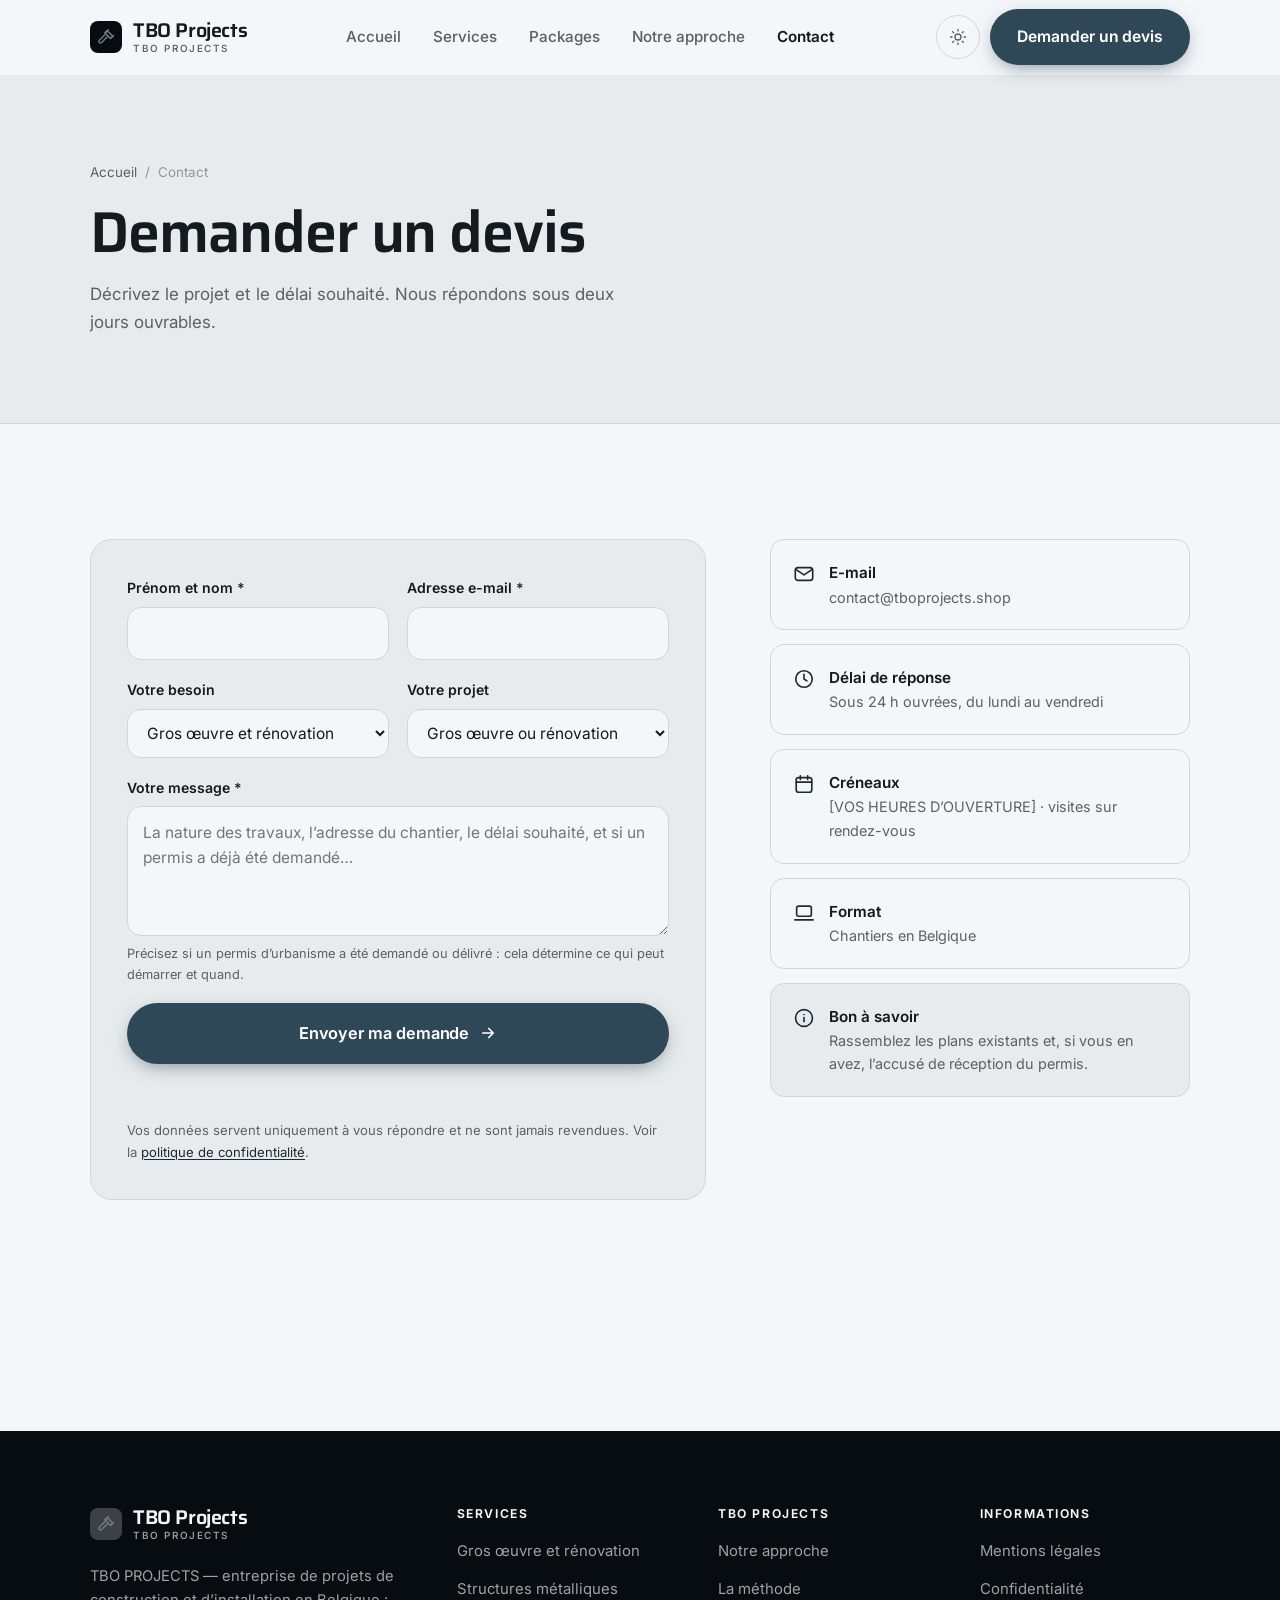
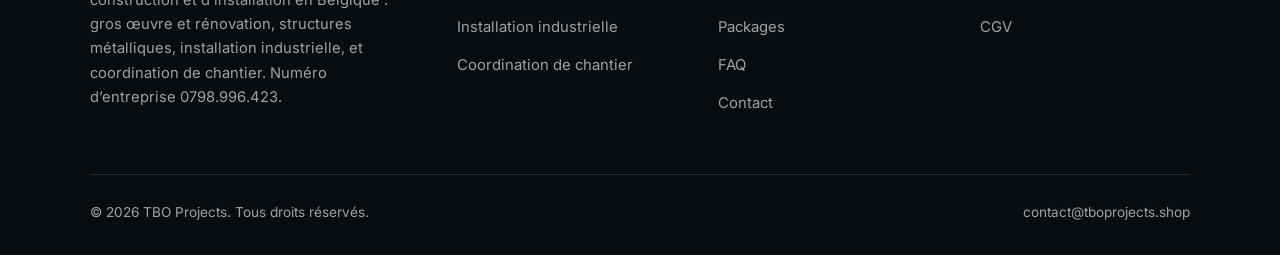
<file: contact.html>
<!DOCTYPE html>
<html lang="fr" class="no-js">
<head>
<meta charset="utf-8">
<meta name="viewport" content="width=device-width, initial-scale=1">
<title>Contact — TBO Projects</title>
<meta name="description" content="Contacter TBO PROJECTS pour un devis. Réponse sous deux jours ouvrables.">
<link rel="canonical" href="https://tboprojects.shop/contact.html">

<meta property="og:type" content="website">
<meta property="og:url" content="https://tboprojects.shop/contact.html">
<meta property="og:site_name" content="TBO Projects">
<meta property="og:locale" content="fr_FR">
<meta property="og:title" content="Contact — TBO Projects">
<meta property="og:description" content="Contacter TBO PROJECTS pour un devis. Réponse sous deux jours ouvrables.">
<meta name="theme-color" content="#060c10">

<link rel="icon" href="assets/img/favicon.svg" type="image/svg+xml">
<link rel="preconnect" href="https://fonts.googleapis.com">
<link rel="preconnect" href="https://fonts.gstatic.com" crossorigin>
<link rel="stylesheet" href="https://fonts.googleapis.com/css2?family=Saira:wght@400;500;600;700&family=Inter:wght@400..700&display=swap">
<link rel="stylesheet" href="assets/css/style.css">

<!-- Thème appliqué avant le premier rendu (évite le flash) -->
<script>
document.documentElement.classList.remove('no-js');
(function(){try{var t=localStorage.getItem('site-theme');if(t){document.documentElement.setAttribute('data-theme',t);}}catch(e){}})();
</script>
</head>

<body>
<a class="skip-link" href="#main">Aller au contenu principal</a>

<header class="site-header">
  <nav class="wrap nav" aria-label="Navigation principale">
    <a class="brand" href="index.html">
      <svg class="brand__mark" viewBox="0 0 64 64" aria-hidden="true">
        <rect class="bm-bg" width="64" height="64" rx="16"/>
        <g class="bm-ic" transform="translate(14 14) scale(1.5)" fill="none" stroke-width="2.1" stroke-linecap="round" stroke-linejoin="round"><path d="M13.5 3.5 21 11l-3 3-7.5-7.5z"/><path d="M10.5 9 3.2 16.3a2.1 2.1 0 0 0 3 3L13.5 12"/><path d="M15 2.5 12 5.5M19.5 12.5 22 10"/></g>
      </svg>
      <span>TBO Projects<span class="brand__sub">TBO PROJECTS</span></span>
    </a>

    <ul class="nav__links" id="nav-links">
      <li><a href="index.html">Accueil</a></li>
      <li><a href="programmes.html">Services</a></li>
      <li><a href="index.html#tarifs">Packages</a></li>
      <li><a href="a-propos.html">Notre approche</a></li>
      <li><a href="contact.html" aria-current="page">Contact</a></li>
      <li><a class="btn btn--primary" href="contact.html">Demander un devis</a></li>
    </ul>

    <div class="nav__cta">
      <button class="theme-toggle" type="button" aria-label="Passer en thème sombre">
        <svg class="icon-sun" viewBox="0 0 24 24" fill="none" stroke="currentColor" stroke-width="1.8" stroke-linecap="round" aria-hidden="true"><circle cx="12" cy="12" r="4"/><path d="M12 2v2m0 16v2M2 12h2m16 0h2M4.9 4.9l1.4 1.4m11.4 11.4 1.4 1.4M19.1 4.9l-1.4 1.4M6.3 17.7l-1.4 1.4"/></svg>
        <svg class="icon-moon" viewBox="0 0 24 24" fill="none" stroke="currentColor" stroke-width="1.8" stroke-linecap="round" stroke-linejoin="round" aria-hidden="true"><path d="M21 12.8A9 9 0 1 1 11.2 3a7 7 0 0 0 9.8 9.8z"/></svg>
      </button>
      <a class="btn btn--primary" href="contact.html">Demander un devis</a>
      <button class="nav__toggle" type="button" aria-expanded="false" aria-controls="nav-links" aria-label="Ouvrir le menu">
        <svg class="icon-open" viewBox="0 0 24 24" fill="none" stroke="currentColor" stroke-width="2" stroke-linecap="round" aria-hidden="true"><path d="M3 6h18M3 12h18M3 18h18"/></svg>
        <svg class="icon-close" viewBox="0 0 24 24" fill="none" stroke="currentColor" stroke-width="2" stroke-linecap="round" aria-hidden="true"><path d="M6 6l12 12M18 6L6 18"/></svg>
      </button>
    </div>
  </nav>
</header>

<main id="main">

<section class="page-head">
  <div class="wrap">
    <nav class="breadcrumb" aria-label="Fil d’Ariane">
      <a href="index.html">Accueil</a><span>/</span><span aria-current="page">Contact</span>
    </nav>
    <h1>Demander un devis</h1>
    <p>Décrivez le projet et le délai souhaité. Nous répondons sous deux jours ouvrables.</p>
  </div>
</section>

<section class="section wrap">
  <div class="form-layout">

    <!--
      FORMULAIRE : l'attribut action contient un identifiant à remplacer.
      Créez un formulaire gratuit sur https://formspree.io puis remplacez
      VOTRE_ID_FORMSPREE. En attendant, le bouton ouvre la messagerie du
      visiteur avec un message pré-rempli vers contact@tboprojects.shop.
    -->
    <form class="form" id="contact-form" action="https://formspree.io/f/VOTRE_ID_FORMSPREE" method="POST"
          data-email="contact@tboprojects.shop" data-subject="Demande de devis"
          data-msg-mail="Votre logiciel de messagerie va s’ouvrir avec le message pré-rempli." data-msg-sending="Envoi en cours…"
          data-msg-ok="Merci ! Votre message est parti. Réponse sous 24 h ouvrées." data-msg-err="L’envoi a échoué. Écrivez-nous directement à">
      <div class="form__row">
        <div class="field">
          <label for="nom">Prénom et nom <span class="req" aria-hidden="true">*</span></label>
          <input type="text" id="nom" name="nom" autocomplete="name" required>
        </div>
        <div class="field">
          <label for="email">Adresse e-mail <span class="req" aria-hidden="true">*</span></label>
          <input type="email" id="email" name="email" autocomplete="email" required>
        </div>
      </div>

      <div class="form__row">
        <div class="field">
          <label for="programme">Votre besoin</label>
          <select id="programme" name="programme">
            <option>Gros œuvre et rénovation</option>
            <option>Structures métalliques</option>
            <option>Installation industrielle</option>
            <option>Coordination de chantier</option>
            <option>Je ne sais pas encore</option>
          </select>
        </div>
        <div class="field">
          <label for="niveau">Votre projet</label>
          <select id="niveau" name="niveau">
            <option>Gros œuvre ou rénovation</option>
            <option>Une structure métallique</option>
            <option>Une installation industrielle</option>
            <option>Un chantier à coordonner</option>
          </select>
        </div>
      </div>

      <div class="field">
        <label for="message">Votre message <span class="req" aria-hidden="true">*</span></label>
        <textarea id="message" name="message" required placeholder="La nature des travaux, l’adresse du chantier, le délai souhaité, et si un permis a déjà été demandé…"></textarea>
        <span class="field__hint">Précisez si un permis d’urbanisme a été demandé ou délivré : cela détermine ce qui peut démarrer et quand.</span>
      </div>

      <!-- Piège à robots : invisible pour les humains -->
      <div class="visually-hidden" aria-hidden="true">
        <label for="site-web">Ne remplissez pas ce champ</label>
        <input type="text" id="site-web" name="_gotcha" tabindex="-1" autocomplete="off">
      </div>

      <button class="btn btn--primary btn--lg" type="submit">Envoyer ma demande <svg viewBox="0 0 24 24" fill="none" stroke="currentColor" stroke-width="2.2" stroke-linecap="round" stroke-linejoin="round" aria-hidden="true"><path d="M5 12h14M13 6l6 6-6 6"/></svg></button>

      <p id="form-status" class="form__status" role="status" aria-live="polite"></p>

      <p class="form__note">
        Vos données servent uniquement à vous répondre et ne sont jamais revendues. Voir la <a href="mentions-legales.html#confidentialite">politique de confidentialité</a>.
      </p>
    </form>

    <aside class="contact-aside">
      <div class="contact-card">
        <svg viewBox="0 0 24 24" fill="none" stroke="currentColor" stroke-width="1.8" stroke-linecap="round" stroke-linejoin="round" aria-hidden="true"><rect x="2.5" y="5" width="19" height="14" rx="3"/><path d="M3 7l9 6 9-6"/></svg>
        <div><b>E-mail</b><a href="mailto:contact@tboprojects.shop">contact@tboprojects.shop</a></div>
      </div>
      <div class="contact-card">
        <svg viewBox="0 0 24 24" fill="none" stroke="currentColor" stroke-width="1.8" stroke-linecap="round" stroke-linejoin="round" aria-hidden="true"><circle cx="12" cy="12" r="9"/><path d="M12 7v5l3.2 2"/></svg>
        <div><b>Délai de réponse</b><span>Sous 24 h ouvrées, du lundi au vendredi</span></div>
      </div>
      <div class="contact-card">
        <svg viewBox="0 0 24 24" fill="none" stroke="currentColor" stroke-width="1.8" stroke-linecap="round" stroke-linejoin="round" aria-hidden="true"><rect x="3.5" y="5" width="17" height="16" rx="2.5"/><path d="M8 3v4M16 3v4M3.5 10h17"/></svg>
        <div><b>Créneaux</b><span>[VOS HEURES D’OUVERTURE] · visites sur rendez-vous</span></div>
      </div>
      <div class="contact-card">
        <svg viewBox="0 0 24 24" fill="none" stroke="currentColor" stroke-width="1.8" stroke-linecap="round" stroke-linejoin="round" aria-hidden="true"><rect x="4" y="4.5" width="16" height="11" rx="2"/><path d="M2 19.5h20"/></svg>
        <div><b>Format</b><span>Chantiers en Belgique</span></div>
      </div>
      <div class="contact-card contact-card--soft">
        <svg viewBox="0 0 24 24" fill="none" stroke="currentColor" stroke-width="1.8" stroke-linecap="round" stroke-linejoin="round" aria-hidden="true"><circle cx="12" cy="12" r="9.2"/><path d="M12 16v-4.5M12 8.2v.1"/></svg>
        <div><b>Bon à savoir</b><span>Rassemblez les plans existants et, si vous en avez, l’accusé de réception du permis.</span></div>
      </div>
    </aside>

  </div>
</section>

</main>

<footer class="site-footer">
  <div class="wrap">
    <div class="footer__grid">
      <div class="footer__brand">
        <a class="brand" href="index.html">
          <svg class="brand__mark" viewBox="0 0 64 64" aria-hidden="true">
        <rect class="bm-bg" width="64" height="64" rx="16"/>
        <g class="bm-ic" transform="translate(14 14) scale(1.5)" fill="none" stroke-width="2.1" stroke-linecap="round" stroke-linejoin="round"><path d="M13.5 3.5 21 11l-3 3-7.5-7.5z"/><path d="M10.5 9 3.2 16.3a2.1 2.1 0 0 0 3 3L13.5 12"/><path d="M15 2.5 12 5.5M19.5 12.5 22 10"/></g>
      </svg>
          <span>TBO Projects<span class="brand__sub">TBO PROJECTS</span></span>
        </a>
        <p>TBO PROJECTS — entreprise de projets de construction et d’installation en Belgique : gros œuvre et rénovation, structures métalliques, installation industrielle, et coordination de chantier. Numéro d’entreprise 0798.996.423.</p>
      </div>

      <div class="footer__col">
        <h4>Services</h4>
        <ul>
          <li><a href="programmes.html#gros-oeuvre">Gros œuvre et rénovation</a></li>
          <li><a href="programmes.html#metal">Structures métalliques</a></li>
          <li><a href="programmes.html#industriel">Installation industrielle</a></li>
          <li><a href="programmes.html#coordination">Coordination de chantier</a></li>
        </ul>
      </div>

      <div class="footer__col">
        <h4>TBO Projects</h4>
        <ul>
          <li><a href="a-propos.html">Notre approche</a></li>
          <li><a href="index.html#methode">La méthode</a></li>
          <li><a href="index.html#tarifs">Packages</a></li>
          <li><a href="index.html#faq">FAQ</a></li>
          <li><a href="contact.html">Contact</a></li>
        </ul>
      </div>

      <div class="footer__col">
        <h4>Informations</h4>
        <ul>
          <li><a href="mentions-legales.html">Mentions légales</a></li>
          <li><a href="mentions-legales.html#confidentialite">Confidentialité</a></li>
          <li><a href="mentions-legales.html#cgv">CGV</a></li>
        </ul>
      </div>
    </div>

    <div class="footer__bottom">
      <p>© <span data-year>2026</span> TBO Projects. Tous droits réservés.</p>
      <p><a href="mailto:contact@tboprojects.shop">contact@tboprojects.shop</a></p>
    </div>
  </div>
</footer>

<script src="assets/js/main.js" defer></script>
</body>
</html>
</file>
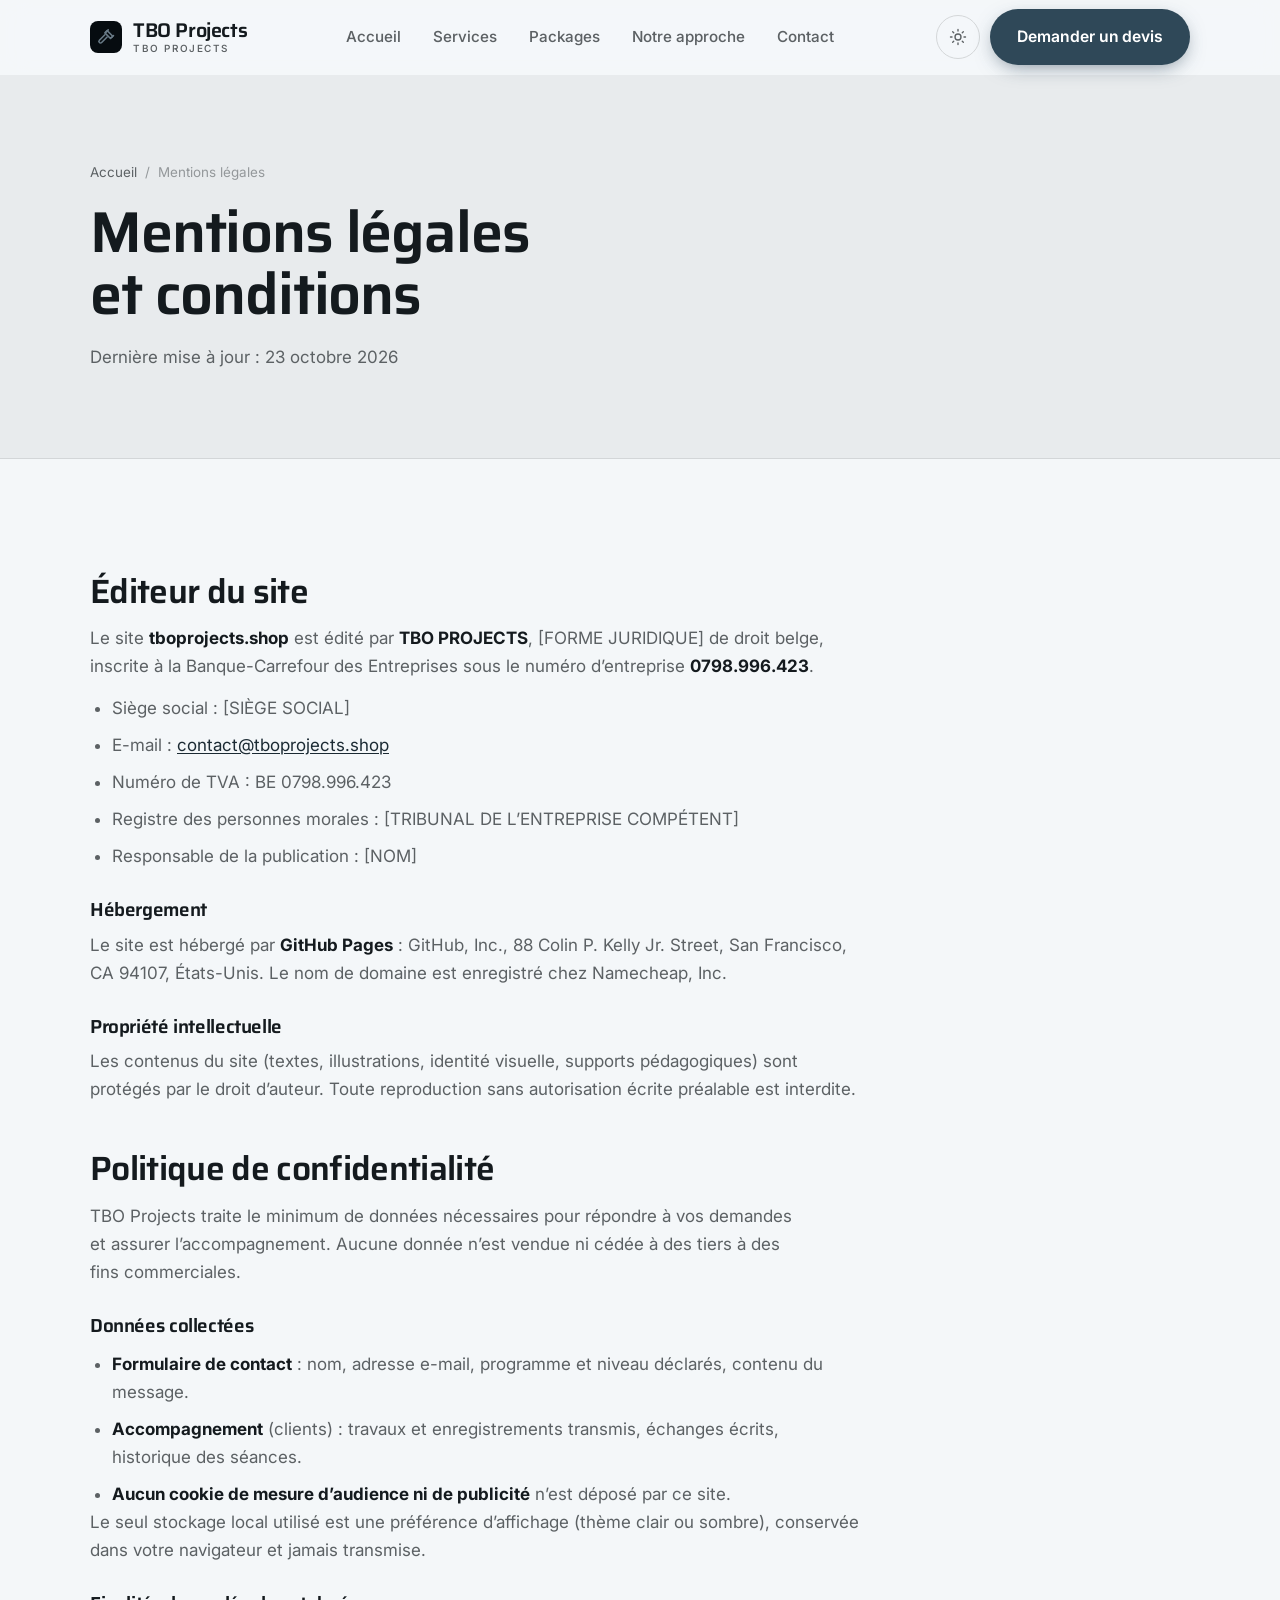
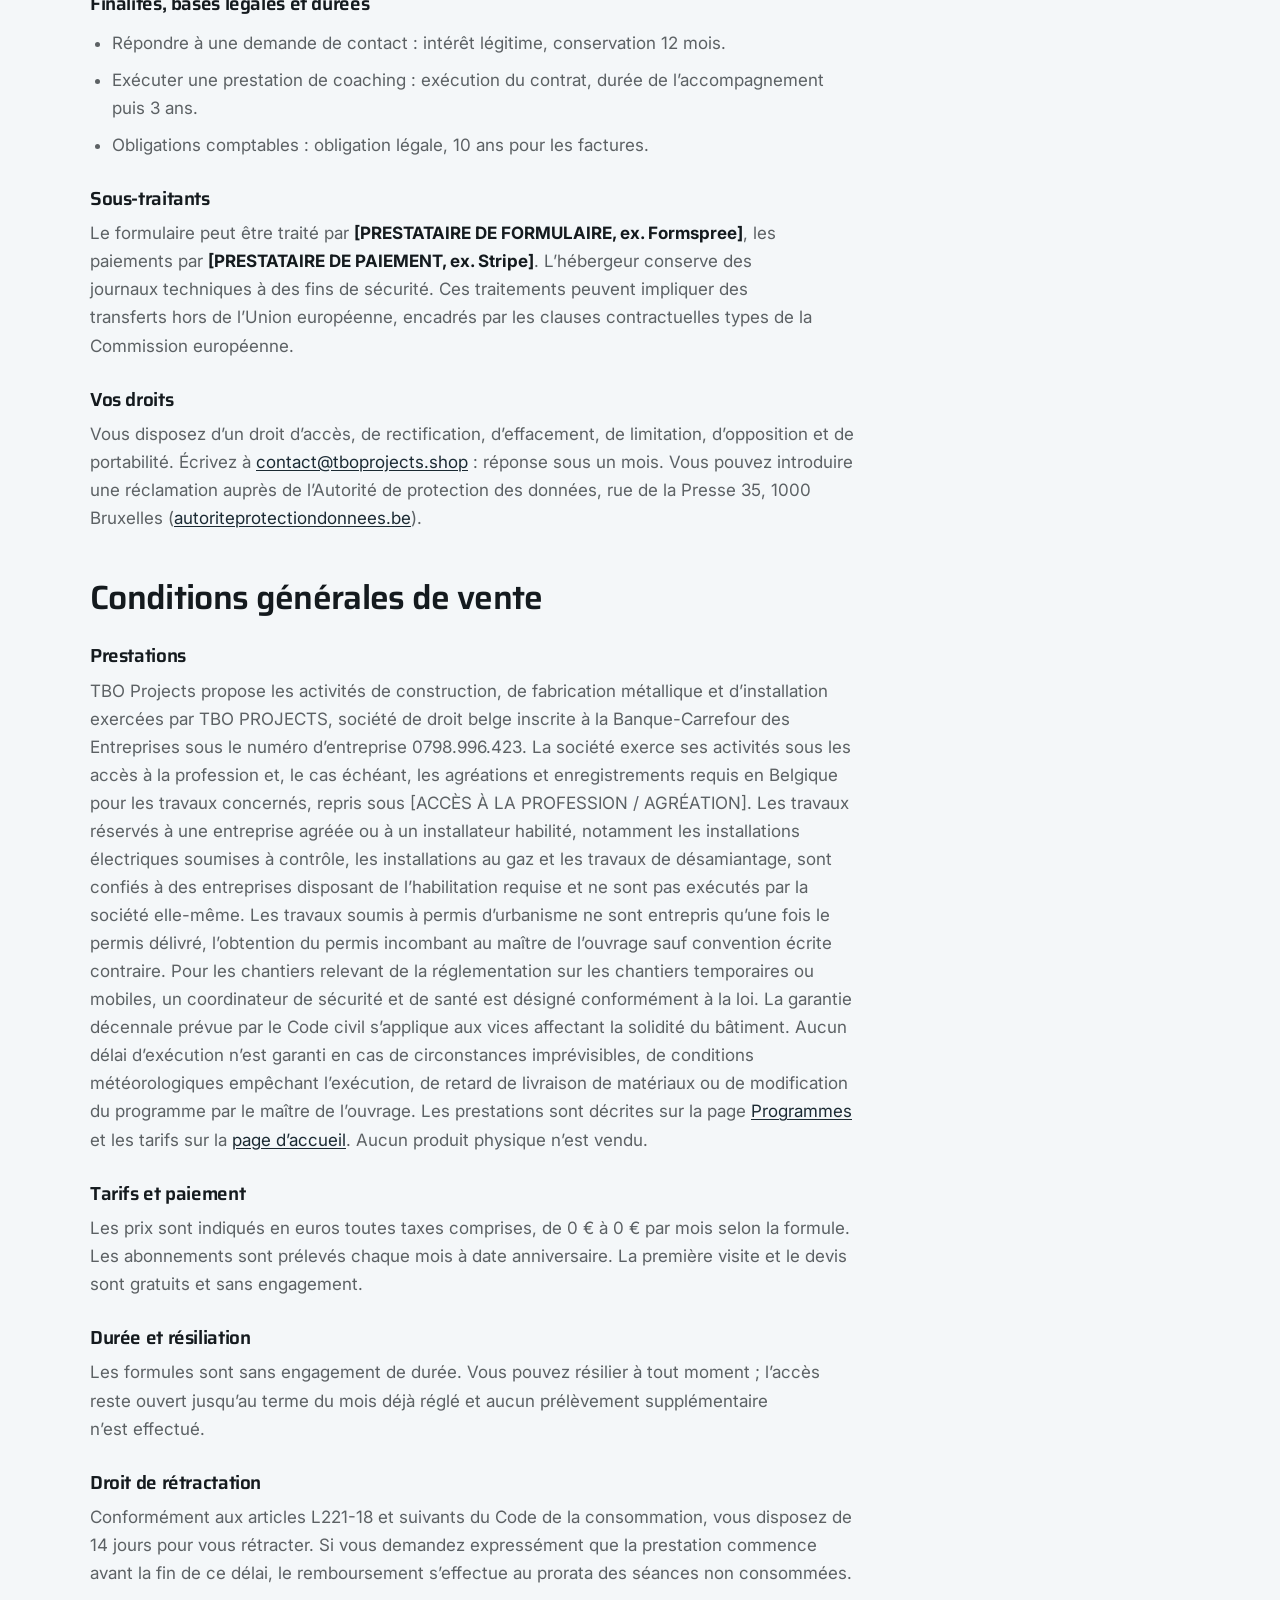
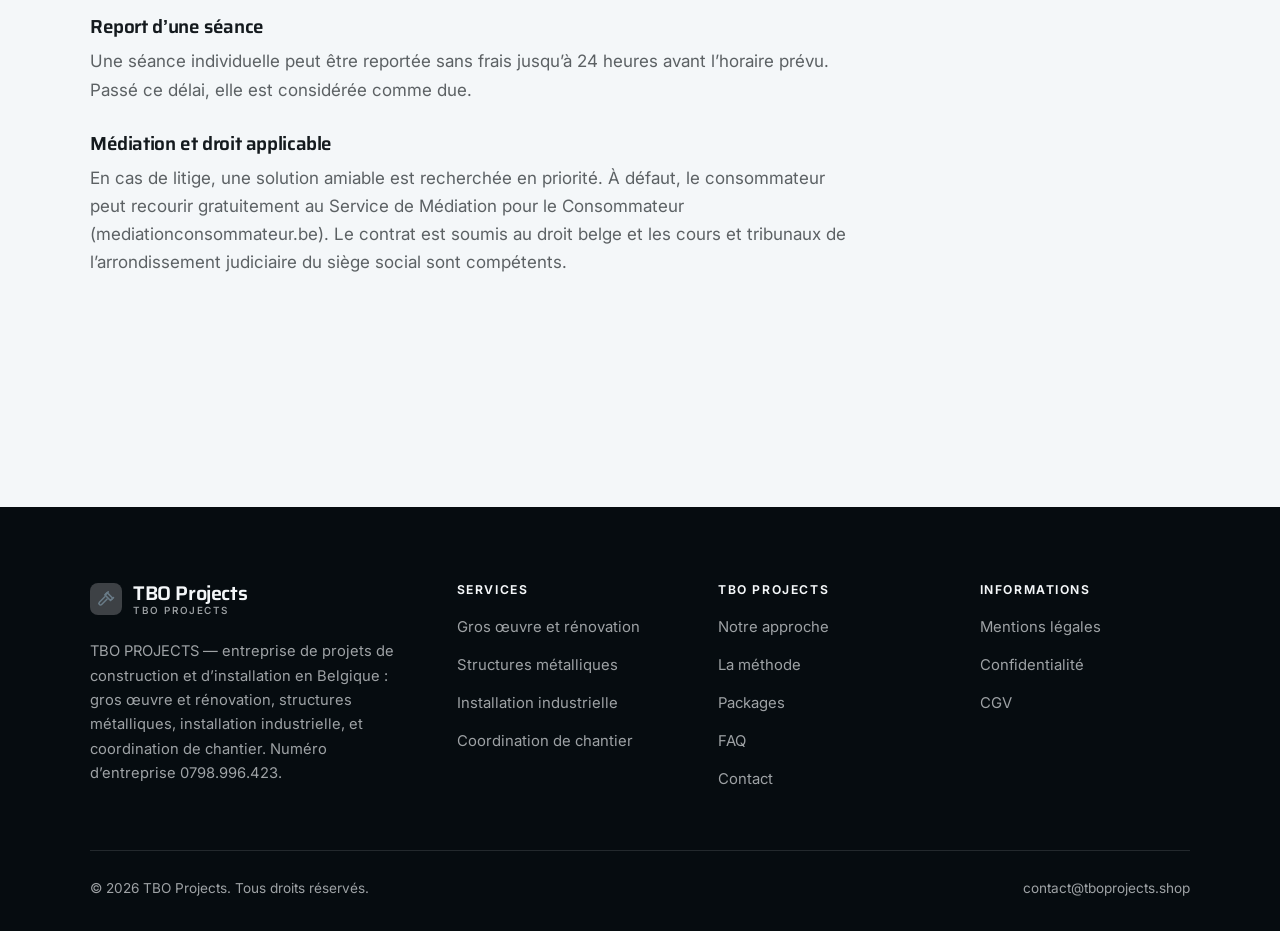
<file: mentions-legales.html>
<!DOCTYPE html>
<html lang="fr" class="no-js">
<head>
<meta charset="utf-8">
<meta name="viewport" content="width=device-width, initial-scale=1">
<title>Mentions légales, confidentialité et CGV — TBO Projects</title>
<meta name="description" content="Mentions légales, politique de confidentialité et conditions générales de vente de TBO Projects.">
<meta name="robots" content="noindex">

<meta property="og:type" content="website">
<meta property="og:url" content="https://tboprojects.shop/mentions-legales.html">
<meta property="og:site_name" content="TBO Projects">
<meta property="og:locale" content="fr_FR">
<meta property="og:title" content="Mentions légales, confidentialité et CGV — TBO Projects">
<meta property="og:description" content="Mentions légales, politique de confidentialité et conditions générales de vente de TBO Projects.">
<meta name="theme-color" content="#060c10">

<link rel="icon" href="assets/img/favicon.svg" type="image/svg+xml">
<link rel="preconnect" href="https://fonts.googleapis.com">
<link rel="preconnect" href="https://fonts.gstatic.com" crossorigin>
<link rel="stylesheet" href="https://fonts.googleapis.com/css2?family=Saira:wght@400;500;600;700&family=Inter:wght@400..700&display=swap">
<link rel="stylesheet" href="assets/css/style.css">

<!-- Thème appliqué avant le premier rendu (évite le flash) -->
<script>
document.documentElement.classList.remove('no-js');
(function(){try{var t=localStorage.getItem('site-theme');if(t){document.documentElement.setAttribute('data-theme',t);}}catch(e){}})();
</script>
</head>

<body>
<a class="skip-link" href="#main">Aller au contenu principal</a>

<header class="site-header">
  <nav class="wrap nav" aria-label="Navigation principale">
    <a class="brand" href="index.html">
      <svg class="brand__mark" viewBox="0 0 64 64" aria-hidden="true">
        <rect class="bm-bg" width="64" height="64" rx="16"/>
        <g class="bm-ic" transform="translate(14 14) scale(1.5)" fill="none" stroke-width="2.1" stroke-linecap="round" stroke-linejoin="round"><path d="M13.5 3.5 21 11l-3 3-7.5-7.5z"/><path d="M10.5 9 3.2 16.3a2.1 2.1 0 0 0 3 3L13.5 12"/><path d="M15 2.5 12 5.5M19.5 12.5 22 10"/></g>
      </svg>
      <span>TBO Projects<span class="brand__sub">TBO PROJECTS</span></span>
    </a>

    <ul class="nav__links" id="nav-links">
      <li><a href="index.html">Accueil</a></li>
      <li><a href="programmes.html">Services</a></li>
      <li><a href="index.html#tarifs">Packages</a></li>
      <li><a href="a-propos.html">Notre approche</a></li>
      <li><a href="contact.html">Contact</a></li>
      <li><a class="btn btn--primary" href="contact.html">Demander un devis</a></li>
    </ul>

    <div class="nav__cta">
      <button class="theme-toggle" type="button" aria-label="Passer en thème sombre">
        <svg class="icon-sun" viewBox="0 0 24 24" fill="none" stroke="currentColor" stroke-width="1.8" stroke-linecap="round" aria-hidden="true"><circle cx="12" cy="12" r="4"/><path d="M12 2v2m0 16v2M2 12h2m16 0h2M4.9 4.9l1.4 1.4m11.4 11.4 1.4 1.4M19.1 4.9l-1.4 1.4M6.3 17.7l-1.4 1.4"/></svg>
        <svg class="icon-moon" viewBox="0 0 24 24" fill="none" stroke="currentColor" stroke-width="1.8" stroke-linecap="round" stroke-linejoin="round" aria-hidden="true"><path d="M21 12.8A9 9 0 1 1 11.2 3a7 7 0 0 0 9.8 9.8z"/></svg>
      </button>
      <a class="btn btn--primary" href="contact.html">Demander un devis</a>
      <button class="nav__toggle" type="button" aria-expanded="false" aria-controls="nav-links" aria-label="Ouvrir le menu">
        <svg class="icon-open" viewBox="0 0 24 24" fill="none" stroke="currentColor" stroke-width="2" stroke-linecap="round" aria-hidden="true"><path d="M3 6h18M3 12h18M3 18h18"/></svg>
        <svg class="icon-close" viewBox="0 0 24 24" fill="none" stroke="currentColor" stroke-width="2" stroke-linecap="round" aria-hidden="true"><path d="M6 6l12 12M18 6L6 18"/></svg>
      </button>
    </div>
  </nav>
</header>

<main id="main">

<section class="page-head">
  <div class="wrap">
    <nav class="breadcrumb" aria-label="Fil d'Ariane">
      <a href="index.html">Accueil</a><span>/</span><span aria-current="page">Mentions légales</span>
    </nav>
    <h1>Mentions légales et conditions</h1>
    <p>Dernière mise à jour : <time datetime="2026-10-23">23 octobre 2026</time></p>
  </div>
</section>

<section class="section wrap">
  <div class="prose">

    <!--
      À COMPLÉTER : ce document est un squelette, pas un conseil juridique.
      Remplacez chaque [CROCHET] par vos informations réelles. En France,
      l'identité de l'éditeur est obligatoire (art. 6-III LCEN).
    -->

    <h2 id="editeur">Éditeur du site</h2>
    <p>
      Le site <strong>tboprojects.shop</strong> est édité par <strong>TBO PROJECTS</strong>,
      [FORME JURIDIQUE] de droit belge, inscrite à la Banque-Carrefour des
      Entreprises sous le numéro d’entreprise <strong>0798.996.423</strong>.
    </p>
    <ul>
      <li>Siège social : [SIÈGE SOCIAL]</li>
      <li>E-mail : <a href="mailto:contact@tboprojects.shop">contact@tboprojects.shop</a></li>
      <li>Numéro de TVA : BE 0798.996.423</li>
      <li>Registre des personnes morales : [TRIBUNAL DE L’ENTREPRISE COMPÉTENT]</li>
      <li>Responsable de la publication : [NOM]</li>
    </ul>

    <h3>Hébergement</h3>
    <p>
      Le site est hébergé par <strong>GitHub Pages</strong> : GitHub, Inc., 88 Colin P. Kelly Jr. Street,
      San Francisco, CA 94107, États-Unis. Le nom de domaine est enregistré chez Namecheap, Inc.
    </p>

    <h3>Propriété intellectuelle</h3>
    <p>
      Les contenus du site (textes, illustrations, identité visuelle, supports pédagogiques) sont
      protégés par le droit d’auteur. Toute reproduction sans autorisation écrite préalable est interdite.
    </p>

    <h2 id="confidentialite">Politique de confidentialité</h2>
    <p>
      TBO Projects traite le minimum de données nécessaires pour répondre à vos demandes et assurer
      l’accompagnement. Aucune donnée n’est vendue ni cédée à des tiers à des fins commerciales.
    </p>
    <h3>Données collectées</h3>
    <ul>
      <li><strong>Formulaire de contact</strong> : nom, adresse e-mail, programme et niveau déclarés, contenu du message.</li>
      <li><strong>Accompagnement</strong> (clients) : travaux et enregistrements transmis, échanges écrits, historique des séances.</li>
      <li><strong>Aucun cookie de mesure d’audience ni de publicité</strong> n’est déposé par ce site.</li>
    </ul>
    <p>
      Le seul stockage local utilisé est une préférence d’affichage (thème clair ou sombre), conservée
      dans votre navigateur et jamais transmise.
    </p>
    <h3>Finalités, bases légales et durées</h3>
    <ul>
      <li>Répondre à une demande de contact : intérêt légitime, conservation 12 mois.</li>
      <li>Exécuter une prestation de coaching : exécution du contrat, durée de l’accompagnement puis 3 ans.</li>
      <li>Obligations comptables : obligation légale, 10 ans pour les factures.</li>
    </ul>
    <h3>Sous-traitants</h3>
    <p>
      Le formulaire peut être traité par <strong>[PRESTATAIRE DE FORMULAIRE, ex. Formspree]</strong>, les paiements
      par <strong>[PRESTATAIRE DE PAIEMENT, ex. Stripe]</strong>. L’hébergeur conserve des journaux techniques à des
      fins de sécurité. Ces traitements peuvent impliquer des transferts hors de l’Union européenne, encadrés par
      les clauses contractuelles types de la Commission européenne.
    </p>
    <h3>Vos droits</h3>
    <p>
      Vous disposez d’un droit d’accès, de rectification, d’effacement, de limitation, d’opposition et de
      portabilité. Écrivez à <a href="mailto:contact@tboprojects.shop">contact@tboprojects.shop</a> : réponse sous un mois. Vous pouvez
      introduire une réclamation auprès de l’Autorité de protection des données, rue de la Presse 35, 1000 Bruxelles (<a href="https://www.autoriteprotectiondonnees.be" rel="noopener" target="_blank">autoriteprotectiondonnees.be</a>).
    </p>

    <h2 id="cgv">Conditions générales de vente</h2>
    <h3>Prestations</h3>
    <p>
      TBO Projects propose les activités de construction, de fabrication métallique et d’installation exercées par TBO PROJECTS, société de droit belge inscrite à la Banque-Carrefour des Entreprises sous le numéro d’entreprise 0798.996.423. La société exerce ses activités sous les accès à la profession et, le cas échéant, les agréations et enregistrements requis en Belgique pour les travaux concernés, repris sous [ACCÈS À LA PROFESSION / AGRÉATION]. Les travaux réservés à une entreprise agréée ou à un installateur habilité, notamment les installations électriques soumises à contrôle, les installations au gaz et les travaux de désamiantage, sont confiés à des entreprises disposant de l’habilitation requise et ne sont pas exécutés par la société elle-même. Les travaux soumis à permis d’urbanisme ne sont entrepris qu’une fois le permis délivré, l’obtention du permis incombant au maître de l’ouvrage sauf convention écrite contraire. Pour les chantiers relevant de la réglementation sur les chantiers temporaires ou mobiles, un coordinateur de sécurité et de santé est désigné conformément à la loi. La garantie décennale prévue par le Code civil s’applique aux vices affectant la solidité du bâtiment. Aucun délai d’exécution n’est garanti en cas de circonstances imprévisibles, de conditions météorologiques empêchant l’exécution, de retard de livraison de matériaux ou de modification du programme par le maître de l’ouvrage. Les prestations sont décrites sur la page
      <a href="programmes.html">Programmes</a> et les tarifs sur la <a href="index.html#tarifs">page d’accueil</a>.
      Aucun produit physique n’est vendu.
    </p>
    <h3>Tarifs et paiement</h3>
    <p>
      Les prix sont indiqués en euros toutes taxes comprises, de 0 € à 0 € par mois
      selon la formule. Les abonnements sont prélevés chaque mois à date anniversaire. La première visite et le devis sont gratuits et sans engagement.
    </p>
    <h3>Durée et résiliation</h3>
    <p>
      Les formules sont sans engagement de durée. Vous pouvez résilier à tout moment ; l’accès reste ouvert
      jusqu’au terme du mois déjà réglé et aucun prélèvement supplémentaire n’est effectué.
    </p>
    <h3>Droit de rétractation</h3>
    <p>
      Conformément aux articles L221-18 et suivants du Code de la consommation, vous disposez de 14 jours pour
      vous rétracter. Si vous demandez expressément que la prestation commence avant la fin de ce délai, le
      remboursement s’effectue au prorata des séances non consommées.
    </p>
    <h3>Report d’une séance</h3>
    <p>
      Une séance individuelle peut être reportée sans frais jusqu’à 24 heures avant l’horaire prévu. Passé ce
      délai, elle est considérée comme due.
    </p>
    <h3>Médiation et droit applicable</h3>
    <p>
      En cas de litige, une solution amiable est recherchée en priorité. À défaut, le consommateur peut recourir
      gratuitement au Service de Médiation pour le Consommateur (mediationconsommateur.be). Le contrat est soumis au droit belge et les cours et tribunaux de l’arrondissement judiciaire du siège social sont compétents.
    </p>

  </div>
</section>

</main>

<footer class="site-footer">
  <div class="wrap">
    <div class="footer__grid">
      <div class="footer__brand">
        <a class="brand" href="index.html">
          <svg class="brand__mark" viewBox="0 0 64 64" aria-hidden="true">
        <rect class="bm-bg" width="64" height="64" rx="16"/>
        <g class="bm-ic" transform="translate(14 14) scale(1.5)" fill="none" stroke-width="2.1" stroke-linecap="round" stroke-linejoin="round"><path d="M13.5 3.5 21 11l-3 3-7.5-7.5z"/><path d="M10.5 9 3.2 16.3a2.1 2.1 0 0 0 3 3L13.5 12"/><path d="M15 2.5 12 5.5M19.5 12.5 22 10"/></g>
      </svg>
          <span>TBO Projects<span class="brand__sub">TBO PROJECTS</span></span>
        </a>
        <p>TBO PROJECTS — entreprise de projets de construction et d’installation en Belgique : gros œuvre et rénovation, structures métalliques, installation industrielle, et coordination de chantier. Numéro d’entreprise 0798.996.423.</p>
      </div>

      <div class="footer__col">
        <h4>Services</h4>
        <ul>
          <li><a href="programmes.html#gros-oeuvre">Gros œuvre et rénovation</a></li>
          <li><a href="programmes.html#metal">Structures métalliques</a></li>
          <li><a href="programmes.html#industriel">Installation industrielle</a></li>
          <li><a href="programmes.html#coordination">Coordination de chantier</a></li>
        </ul>
      </div>

      <div class="footer__col">
        <h4>TBO Projects</h4>
        <ul>
          <li><a href="a-propos.html">Notre approche</a></li>
          <li><a href="index.html#methode">La méthode</a></li>
          <li><a href="index.html#tarifs">Packages</a></li>
          <li><a href="index.html#faq">FAQ</a></li>
          <li><a href="contact.html">Contact</a></li>
        </ul>
      </div>

      <div class="footer__col">
        <h4>Informations</h4>
        <ul>
          <li><a href="mentions-legales.html">Mentions légales</a></li>
          <li><a href="mentions-legales.html#confidentialite">Confidentialité</a></li>
          <li><a href="mentions-legales.html#cgv">CGV</a></li>
        </ul>
      </div>
    </div>

    <div class="footer__bottom">
      <p>© <span data-year>2026</span> TBO Projects. Tous droits réservés.</p>
      <p><a href="mailto:contact@tboprojects.shop">contact@tboprojects.shop</a></p>
    </div>
  </div>
</footer>

<script src="assets/js/main.js" defer></script>
</body>
</html>
</file>
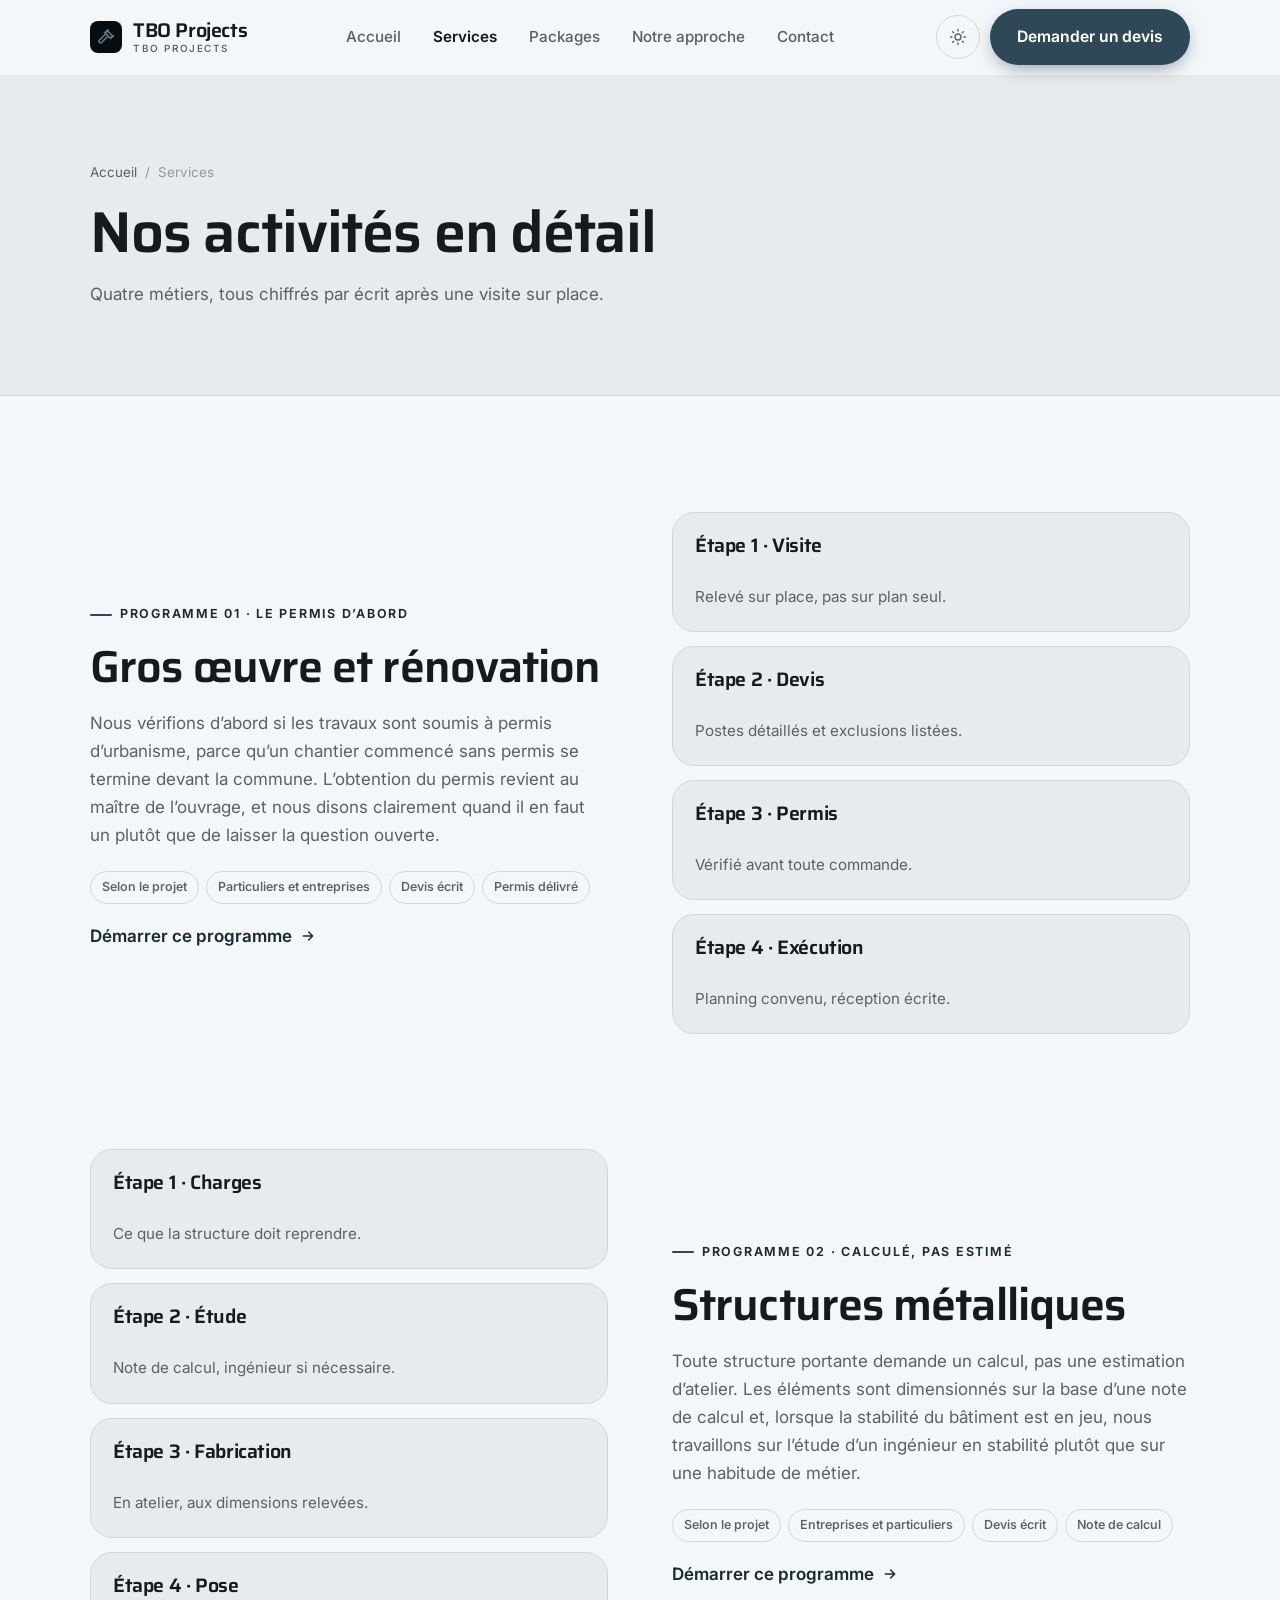
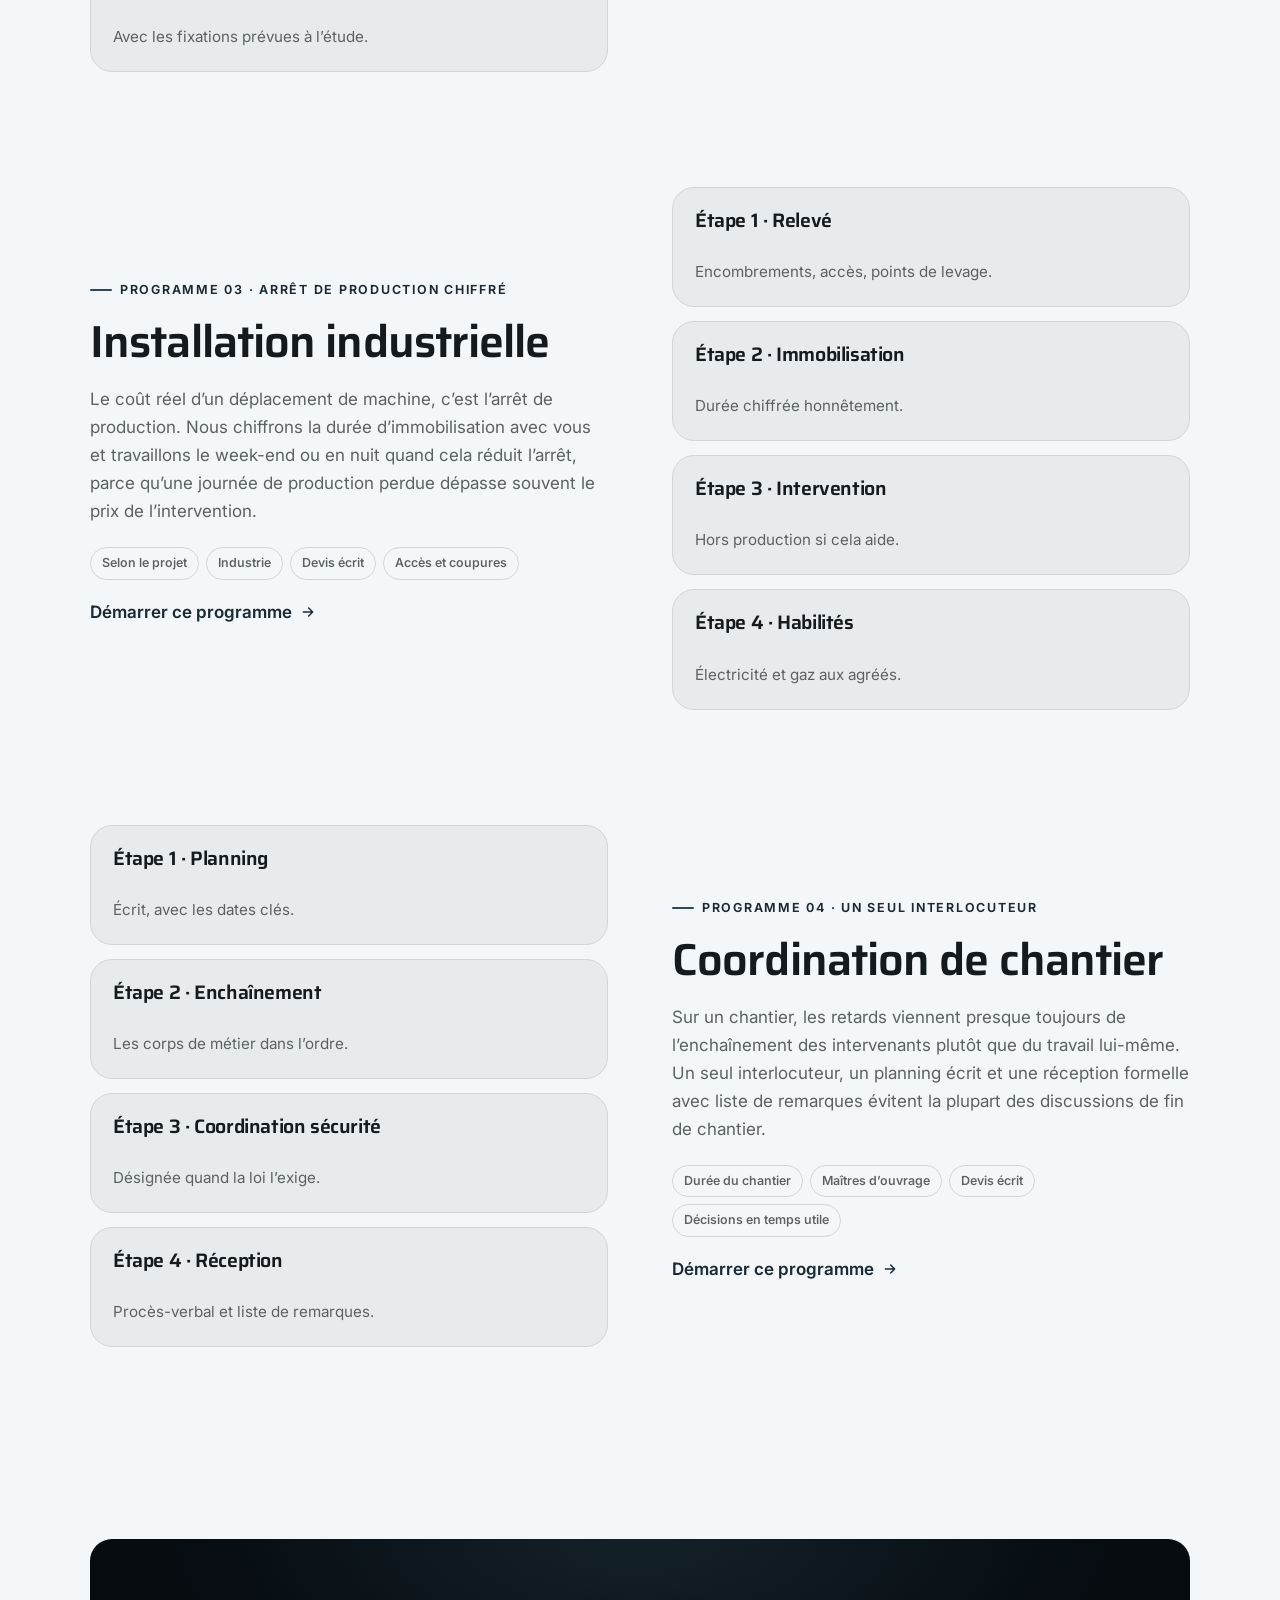
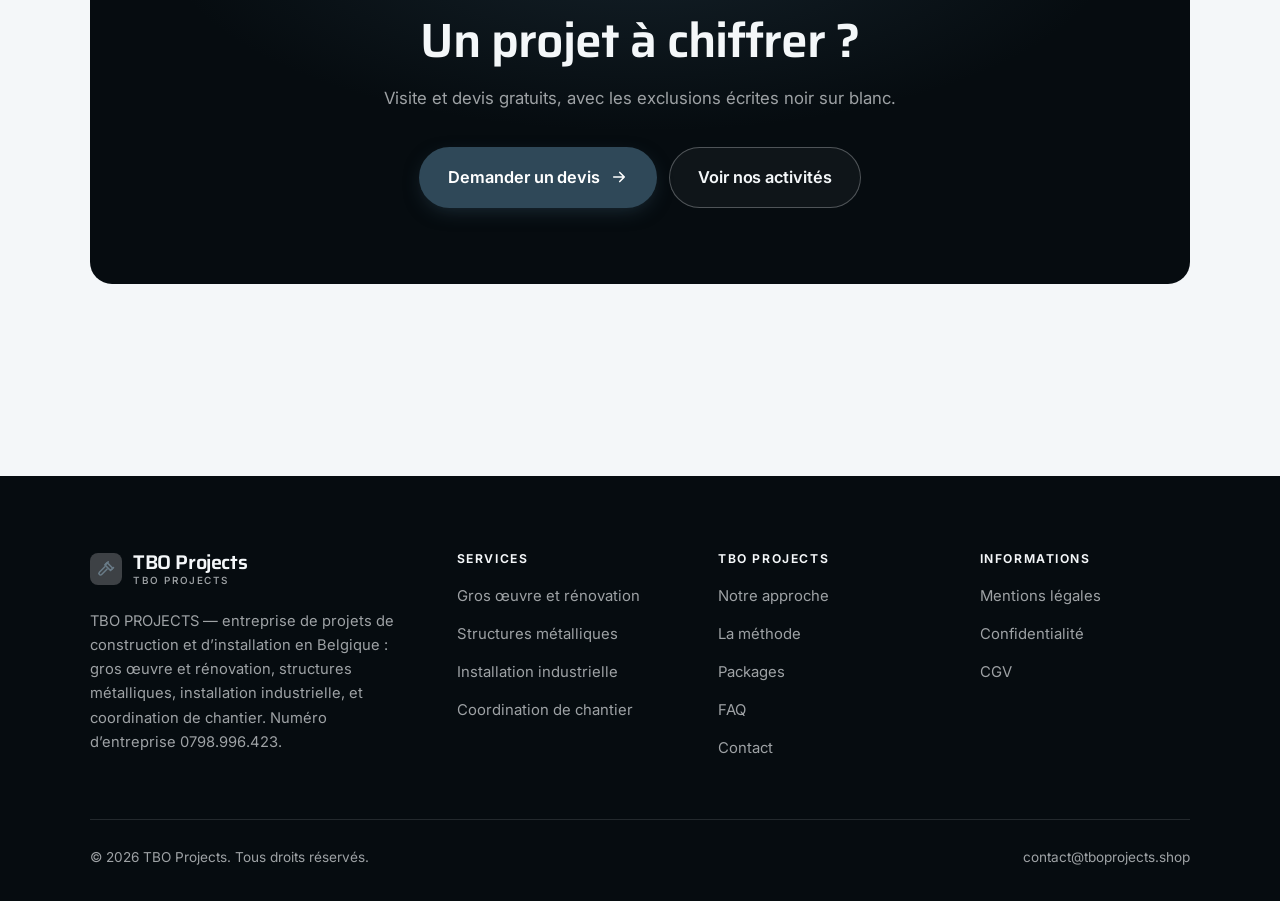
<file: programmes.html>
<!DOCTYPE html>
<html lang="fr" class="no-js">
<head>
<meta charset="utf-8">
<meta name="viewport" content="width=device-width, initial-scale=1">
<title>Services — TBO Projects</title>
<meta name="description" content="Les activités de TBO PROJECTS : gros œuvre et rénovation, structures métalliques, installation industrielle, et coordination de chantier.">
<link rel="canonical" href="https://tboprojects.shop/programmes.html">

<meta property="og:type" content="website">
<meta property="og:url" content="https://tboprojects.shop/programmes.html">
<meta property="og:site_name" content="TBO Projects">
<meta property="og:locale" content="fr_FR">
<meta property="og:title" content="Services — TBO Projects">
<meta property="og:description" content="Les activités de TBO PROJECTS : gros œuvre et rénovation, structures métalliques, installation industrielle, et coordination de chantier.">
<meta name="theme-color" content="#060c10">

<link rel="icon" href="assets/img/favicon.svg" type="image/svg+xml">
<link rel="preconnect" href="https://fonts.googleapis.com">
<link rel="preconnect" href="https://fonts.gstatic.com" crossorigin>
<link rel="stylesheet" href="https://fonts.googleapis.com/css2?family=Saira:wght@400;500;600;700&family=Inter:wght@400..700&display=swap">
<link rel="stylesheet" href="assets/css/style.css">

<!-- Thème appliqué avant le premier rendu (évite le flash) -->
<script>
document.documentElement.classList.remove('no-js');
(function(){try{var t=localStorage.getItem('site-theme');if(t){document.documentElement.setAttribute('data-theme',t);}}catch(e){}})();
</script>
</head>

<body>
<a class="skip-link" href="#main">Aller au contenu principal</a>

<header class="site-header">
  <nav class="wrap nav" aria-label="Navigation principale">
    <a class="brand" href="index.html">
      <svg class="brand__mark" viewBox="0 0 64 64" aria-hidden="true">
        <rect class="bm-bg" width="64" height="64" rx="16"/>
        <g class="bm-ic" transform="translate(14 14) scale(1.5)" fill="none" stroke-width="2.1" stroke-linecap="round" stroke-linejoin="round"><path d="M13.5 3.5 21 11l-3 3-7.5-7.5z"/><path d="M10.5 9 3.2 16.3a2.1 2.1 0 0 0 3 3L13.5 12"/><path d="M15 2.5 12 5.5M19.5 12.5 22 10"/></g>
      </svg>
      <span>TBO Projects<span class="brand__sub">TBO PROJECTS</span></span>
    </a>

    <ul class="nav__links" id="nav-links">
      <li><a href="index.html">Accueil</a></li>
      <li><a href="programmes.html" aria-current="page">Services</a></li>
      <li><a href="index.html#tarifs">Packages</a></li>
      <li><a href="a-propos.html">Notre approche</a></li>
      <li><a href="contact.html">Contact</a></li>
      <li><a class="btn btn--primary" href="contact.html">Demander un devis</a></li>
    </ul>

    <div class="nav__cta">
      <button class="theme-toggle" type="button" aria-label="Passer en thème sombre">
        <svg class="icon-sun" viewBox="0 0 24 24" fill="none" stroke="currentColor" stroke-width="1.8" stroke-linecap="round" aria-hidden="true"><circle cx="12" cy="12" r="4"/><path d="M12 2v2m0 16v2M2 12h2m16 0h2M4.9 4.9l1.4 1.4m11.4 11.4 1.4 1.4M19.1 4.9l-1.4 1.4M6.3 17.7l-1.4 1.4"/></svg>
        <svg class="icon-moon" viewBox="0 0 24 24" fill="none" stroke="currentColor" stroke-width="1.8" stroke-linecap="round" stroke-linejoin="round" aria-hidden="true"><path d="M21 12.8A9 9 0 1 1 11.2 3a7 7 0 0 0 9.8 9.8z"/></svg>
      </button>
      <a class="btn btn--primary" href="contact.html">Demander un devis</a>
      <button class="nav__toggle" type="button" aria-expanded="false" aria-controls="nav-links" aria-label="Ouvrir le menu">
        <svg class="icon-open" viewBox="0 0 24 24" fill="none" stroke="currentColor" stroke-width="2" stroke-linecap="round" aria-hidden="true"><path d="M3 6h18M3 12h18M3 18h18"/></svg>
        <svg class="icon-close" viewBox="0 0 24 24" fill="none" stroke="currentColor" stroke-width="2" stroke-linecap="round" aria-hidden="true"><path d="M6 6l12 12M18 6L6 18"/></svg>
      </button>
    </div>
  </nav>
</header>

<main id="main">

<section class="page-head">
  <div class="wrap">
    <nav class="breadcrumb" aria-label="Fil d’Ariane">
      <a href="index.html">Accueil</a><span>/</span><span aria-current="page">Services</span>
    </nav>
    <h1>Nos activités en détail</h1>
    <p>Quatre métiers, tous chiffrés par écrit après une visite sur place.</p>
  </div>
</section>

<section class="section wrap" id="gros-oeuvre">
  <div class="split reveal">
    <div>
      <span class="eyebrow">Programme 01 · Le permis d’abord</span>
      <h2>Gros œuvre et rénovation</h2>
      <p>Nous vérifions d’abord si les travaux sont soumis à permis d’urbanisme, parce qu’un chantier commencé sans permis se termine devant la commune. L’obtention du permis revient au maître de l’ouvrage, et nous disons clairement quand il en faut un plutôt que de laisser la question ouverte.</p>
      <ul class="tags"><li>Selon le projet</li><li>Particuliers et entreprises</li><li>Devis écrit</li><li>Permis délivré</li></ul>
      <p><a class="arrow-link" href="contact.html">Démarrer ce programme <svg viewBox="0 0 24 24" fill="none" stroke="currentColor" stroke-width="2.2" stroke-linecap="round" stroke-linejoin="round" aria-hidden="true"><path d="M5 12h14M13 6l6 6-6 6"/></svg></a></p>
    </div>
    <div class="grid grid--2 grid--tight">
      <article class="card card--sm">
        <h3>Étape 1 · Visite</h3>
        <p>Relevé sur place, pas sur plan seul.</p>
      </article>
      <article class="card card--sm">
        <h3>Étape 2 · Devis</h3>
        <p>Postes détaillés et exclusions listées.</p>
      </article>
      <article class="card card--sm">
        <h3>Étape 3 · Permis</h3>
        <p>Vérifié avant toute commande.</p>
      </article>
      <article class="card card--sm">
        <h3>Étape 4 · Exécution</h3>
        <p>Planning convenu, réception écrite.</p>
      </article>
    </div>
  </div>
</section>

<section class="section section--flush wrap" id="metal">
  <div class="split reveal">
    <div class="grid grid--2 grid--tight">
      <article class="card card--sm">
        <h3>Étape 1 · Charges</h3>
        <p>Ce que la structure doit reprendre.</p>
      </article>
      <article class="card card--sm">
        <h3>Étape 2 · Étude</h3>
        <p>Note de calcul, ingénieur si nécessaire.</p>
      </article>
      <article class="card card--sm">
        <h3>Étape 3 · Fabrication</h3>
        <p>En atelier, aux dimensions relevées.</p>
      </article>
      <article class="card card--sm">
        <h3>Étape 4 · Pose</h3>
        <p>Avec les fixations prévues à l’étude.</p>
      </article>
    </div>
    <div>
      <span class="eyebrow">Programme 02 · Calculé, pas estimé</span>
      <h2>Structures métalliques</h2>
      <p>Toute structure portante demande un calcul, pas une estimation d’atelier. Les éléments sont dimensionnés sur la base d’une note de calcul et, lorsque la stabilité du bâtiment est en jeu, nous travaillons sur l’étude d’un ingénieur en stabilité plutôt que sur une habitude de métier.</p>
      <ul class="tags"><li>Selon le projet</li><li>Entreprises et particuliers</li><li>Devis écrit</li><li>Note de calcul</li></ul>
      <p><a class="arrow-link" href="contact.html">Démarrer ce programme <svg viewBox="0 0 24 24" fill="none" stroke="currentColor" stroke-width="2.2" stroke-linecap="round" stroke-linejoin="round" aria-hidden="true"><path d="M5 12h14M13 6l6 6-6 6"/></svg></a></p>
    </div>
  </div>
</section>

<section class="section section--flush wrap" id="industriel">
  <div class="split reveal">
    <div>
      <span class="eyebrow">Programme 03 · Arrêt de production chiffré</span>
      <h2>Installation industrielle</h2>
      <p>Le coût réel d’un déplacement de machine, c’est l’arrêt de production. Nous chiffrons la durée d’immobilisation avec vous et travaillons le week-end ou en nuit quand cela réduit l’arrêt, parce qu’une journée de production perdue dépasse souvent le prix de l’intervention.</p>
      <ul class="tags"><li>Selon le projet</li><li>Industrie</li><li>Devis écrit</li><li>Accès et coupures</li></ul>
      <p><a class="arrow-link" href="contact.html">Démarrer ce programme <svg viewBox="0 0 24 24" fill="none" stroke="currentColor" stroke-width="2.2" stroke-linecap="round" stroke-linejoin="round" aria-hidden="true"><path d="M5 12h14M13 6l6 6-6 6"/></svg></a></p>
    </div>
    <div class="grid grid--2 grid--tight">
      <article class="card card--sm">
        <h3>Étape 1 · Relevé</h3>
        <p>Encombrements, accès, points de levage.</p>
      </article>
      <article class="card card--sm">
        <h3>Étape 2 · Immobilisation</h3>
        <p>Durée chiffrée honnêtement.</p>
      </article>
      <article class="card card--sm">
        <h3>Étape 3 · Intervention</h3>
        <p>Hors production si cela aide.</p>
      </article>
      <article class="card card--sm">
        <h3>Étape 4 · Habilités</h3>
        <p>Électricité et gaz aux agréés.</p>
      </article>
    </div>
  </div>
</section>

<section class="section section--flush wrap" id="coordination">
  <div class="split reveal">
    <div class="grid grid--2 grid--tight">
      <article class="card card--sm">
        <h3>Étape 1 · Planning</h3>
        <p>Écrit, avec les dates clés.</p>
      </article>
      <article class="card card--sm">
        <h3>Étape 2 · Enchaînement</h3>
        <p>Les corps de métier dans l’ordre.</p>
      </article>
      <article class="card card--sm">
        <h3>Étape 3 · Coordination sécurité</h3>
        <p>Désignée quand la loi l’exige.</p>
      </article>
      <article class="card card--sm">
        <h3>Étape 4 · Réception</h3>
        <p>Procès-verbal et liste de remarques.</p>
      </article>
    </div>
    <div>
      <span class="eyebrow">Programme 04 · Un seul interlocuteur</span>
      <h2>Coordination de chantier</h2>
      <p>Sur un chantier, les retards viennent presque toujours de l’enchaînement des intervenants plutôt que du travail lui-même. Un seul interlocuteur, un planning écrit et une réception formelle avec liste de remarques évitent la plupart des discussions de fin de chantier.</p>
      <ul class="tags"><li>Durée du chantier</li><li>Maîtres d’ouvrage</li><li>Devis écrit</li><li>Décisions en temps utile</li></ul>
      <p><a class="arrow-link" href="contact.html">Démarrer ce programme <svg viewBox="0 0 24 24" fill="none" stroke="currentColor" stroke-width="2.2" stroke-linecap="round" stroke-linejoin="round" aria-hidden="true"><path d="M5 12h14M13 6l6 6-6 6"/></svg></a></p>
    </div>
  </div>
</section>

<section class="wrap section--tight">
  <div class="cta-band reveal">
    <h2>Un projet à chiffrer ?</h2>
    <p>Visite et devis gratuits, avec les exclusions écrites noir sur blanc.</p>
    <div class="hero__actions">
      <a class="btn btn--primary btn--lg" href="contact.html">Demander un devis <svg viewBox="0 0 24 24" fill="none" stroke="currentColor" stroke-width="2.2" stroke-linecap="round" stroke-linejoin="round" aria-hidden="true"><path d="M5 12h14M13 6l6 6-6 6"/></svg></a>
      <a class="btn btn--on-dark btn--lg" href="programmes.html">Voir nos activités</a>
    </div>
  </div>
</section>

</main>

<footer class="site-footer">
  <div class="wrap">
    <div class="footer__grid">
      <div class="footer__brand">
        <a class="brand" href="index.html">
          <svg class="brand__mark" viewBox="0 0 64 64" aria-hidden="true">
        <rect class="bm-bg" width="64" height="64" rx="16"/>
        <g class="bm-ic" transform="translate(14 14) scale(1.5)" fill="none" stroke-width="2.1" stroke-linecap="round" stroke-linejoin="round"><path d="M13.5 3.5 21 11l-3 3-7.5-7.5z"/><path d="M10.5 9 3.2 16.3a2.1 2.1 0 0 0 3 3L13.5 12"/><path d="M15 2.5 12 5.5M19.5 12.5 22 10"/></g>
      </svg>
          <span>TBO Projects<span class="brand__sub">TBO PROJECTS</span></span>
        </a>
        <p>TBO PROJECTS — entreprise de projets de construction et d’installation en Belgique : gros œuvre et rénovation, structures métalliques, installation industrielle, et coordination de chantier. Numéro d’entreprise 0798.996.423.</p>
      </div>

      <div class="footer__col">
        <h4>Services</h4>
        <ul>
          <li><a href="programmes.html#gros-oeuvre">Gros œuvre et rénovation</a></li>
          <li><a href="programmes.html#metal">Structures métalliques</a></li>
          <li><a href="programmes.html#industriel">Installation industrielle</a></li>
          <li><a href="programmes.html#coordination">Coordination de chantier</a></li>
        </ul>
      </div>

      <div class="footer__col">
        <h4>TBO Projects</h4>
        <ul>
          <li><a href="a-propos.html">Notre approche</a></li>
          <li><a href="index.html#methode">La méthode</a></li>
          <li><a href="index.html#tarifs">Packages</a></li>
          <li><a href="index.html#faq">FAQ</a></li>
          <li><a href="contact.html">Contact</a></li>
        </ul>
      </div>

      <div class="footer__col">
        <h4>Informations</h4>
        <ul>
          <li><a href="mentions-legales.html">Mentions légales</a></li>
          <li><a href="mentions-legales.html#confidentialite">Confidentialité</a></li>
          <li><a href="mentions-legales.html#cgv">CGV</a></li>
        </ul>
      </div>
    </div>

    <div class="footer__bottom">
      <p>© <span data-year>2026</span> TBO Projects. Tous droits réservés.</p>
      <p><a href="mailto:contact@tboprojects.shop">contact@tboprojects.shop</a></p>
    </div>
  </div>
</footer>

<script src="assets/js/main.js" defer></script>
</body>
</html>
</file>
<file: assets/css/style.css>
/* TBO Projects — couleurs et polices de la marque.
   Modifier ces valeurs suffit à changer l'identité visuelle de tout le site. */
:root {
  --c-accent:    #2f4858;
  --c-on-accent: #ffffff;
  --c-ink:       #060c10;
  --c-paper:     #f4f7f9;

  --accent-ink-light: color-mix(in srgb, var(--c-accent) 58%, black);
  --accent-on-dark:   color-mix(in srgb, var(--c-accent) 72%, white);

  --font-display: "Saira", system-ui, -apple-system, "Segoe UI", sans-serif;
  --font-body: "Inter", system-ui, -apple-system, "Segoe UI", sans-serif;
  --display-weight: 600;
  --display-tracking: -.02em;
}

/* ==========================================================================
   Feuille de style commune aux sites de coaching
   Les couleurs de marque (--c-accent, --c-on-accent, --c-ink, --c-paper) et
   les polices sont définies juste au-dessus, par site. Tout le reste en dérive.
   ========================================================================== */

/* --------------------------------------------------------------------------
   1. Tokens dérivés
   -------------------------------------------------------------------------- */

:root {
  /* Thème clair */
  --paper:      var(--c-paper);
  --paper-2:    color-mix(in srgb, var(--c-paper) 95%, var(--c-ink));
  --paper-3:    color-mix(in srgb, var(--c-paper) 89%, var(--c-ink));
  --line:       color-mix(in srgb, var(--c-paper) 86%, var(--c-ink));
  --text:       color-mix(in srgb, var(--c-ink) 94%, var(--c-paper));
  --muted:      color-mix(in srgb, var(--c-ink) 64%, var(--c-paper));
  --accent:     var(--c-accent);
  --accent-600: color-mix(in srgb, var(--c-accent) 86%, black);
  --accent-ink: var(--accent-ink-light);
  --on-accent:  var(--c-on-accent);
  --ink:        var(--c-ink);
  --ink-soft:   color-mix(in srgb, var(--c-ink) 90%, white);
  --on-ink:     var(--c-paper);
  --on-ink-mut: color-mix(in srgb, var(--c-paper) 64%, var(--c-ink));
  --brand-bg:   var(--c-ink);

  /* Rayons */
  --r-sm: 8px;
  --r-md: 14px;
  --r-lg: 22px;
  --r-full: 999px;

  /* Ombres */
  --sh-1: 0 1px 2px rgba(0, 0, 0, .05), 0 2px 8px rgba(0, 0, 0, .04);
  --sh-2: 0 2px 4px rgba(0, 0, 0, .05), 0 12px 32px rgba(0, 0, 0, .09);
  --sh-3: 0 4px 8px rgba(0, 0, 0, .06), 0 24px 56px rgba(0, 0, 0, .14);

  /* Rythme */
  --gutter: clamp(16px, 4vw, 40px);
  --maxw: 1180px;
  --section-y: clamp(64px, 9vw, 124px);

  --ease: cubic-bezier(.22, .61, .36, 1);
}

/* Thème sombre — suit le système, sauf si l'utilisateur a choisi « clair » */
@media (prefers-color-scheme: dark) {
  :root:not([data-theme="light"]) {
    --paper:      var(--c-ink);
    --paper-2:    color-mix(in srgb, var(--c-ink) 92%, white);
    --paper-3:    color-mix(in srgb, var(--c-ink) 86%, white);
    --line:       color-mix(in srgb, var(--c-ink) 80%, white);
    --text:       color-mix(in srgb, var(--c-paper) 94%, var(--c-ink));
    --muted:      color-mix(in srgb, var(--c-paper) 66%, var(--c-ink));
    --accent-ink: var(--accent-on-dark);
    --ink:        color-mix(in srgb, var(--c-ink) 72%, black);
    --brand-bg:   color-mix(in srgb, var(--c-ink) 80%, white);
    --sh-1: 0 1px 2px rgba(0, 0, 0, .4), 0 2px 8px rgba(0, 0, 0, .3);
    --sh-2: 0 2px 4px rgba(0, 0, 0, .4), 0 12px 32px rgba(0, 0, 0, .45);
    --sh-3: 0 4px 8px rgba(0, 0, 0, .45), 0 24px 56px rgba(0, 0, 0, .55);
  }
}

/* Thème sombre — choix explicite */
:root[data-theme="dark"] {
  --paper:      var(--c-ink);
  --paper-2:    color-mix(in srgb, var(--c-ink) 92%, white);
  --paper-3:    color-mix(in srgb, var(--c-ink) 86%, white);
  --line:       color-mix(in srgb, var(--c-ink) 80%, white);
  --text:       color-mix(in srgb, var(--c-paper) 94%, var(--c-ink));
  --muted:      color-mix(in srgb, var(--c-paper) 66%, var(--c-ink));
  --accent-ink: var(--accent-on-dark);
  --ink:        color-mix(in srgb, var(--c-ink) 72%, black);
  --brand-bg:   color-mix(in srgb, var(--c-ink) 80%, white);
  --sh-1: 0 1px 2px rgba(0, 0, 0, .4), 0 2px 8px rgba(0, 0, 0, .3);
  --sh-2: 0 2px 4px rgba(0, 0, 0, .4), 0 12px 32px rgba(0, 0, 0, .45);
  --sh-3: 0 4px 8px rgba(0, 0, 0, .45), 0 24px 56px rgba(0, 0, 0, .55);
}

/* --------------------------------------------------------------------------
   2. Reset / base
   -------------------------------------------------------------------------- */

*, *::before, *::after { box-sizing: border-box; }

* { margin: 0; }

html {
  -webkit-text-size-adjust: 100%;
  scroll-behavior: smooth;
  scroll-padding-top: 88px;
}

body {
  background: var(--paper);
  color: var(--text);
  font-family: var(--font-body);
  font-size: 17px;
  line-height: 1.65;
  -webkit-font-smoothing: antialiased;
  text-rendering: optimizeLegibility;
  overflow-x: hidden;
}

img, svg, video { display: block; max-width: 100%; height: auto; }

a { color: inherit; text-decoration: none; }

button, input, textarea, select { font: inherit; color: inherit; }

h1, h2, h3, h4 {
  font-family: var(--font-display);
  font-weight: var(--display-weight);
  line-height: 1.08;
  letter-spacing: var(--display-tracking);
  text-wrap: balance;
}

p { text-wrap: pretty; }

:focus-visible {
  outline: 3px solid var(--accent);
  outline-offset: 3px;
  border-radius: 4px;
}

::selection { background: var(--accent); color: var(--on-accent); }

/* --------------------------------------------------------------------------
   3. Utilitaires de mise en page
   -------------------------------------------------------------------------- */

.wrap {
  width: 100%;
  max-width: var(--maxw);
  margin-inline: auto;
  padding-inline: var(--gutter);
}

.section { padding-block: var(--section-y); }
.section--flush { padding-top: 0; }
.section--tight { padding-block: clamp(48px, 6vw, 80px); }

.skip-link {
  position: absolute;
  left: 12px;
  top: -100px;
  z-index: 200;
  background: var(--accent);
  color: var(--on-accent);
  padding: 12px 20px;
  border-radius: var(--r-sm);
  font-weight: 600;
  transition: top .2s var(--ease);
}
.skip-link:focus { top: 12px; }

.eyebrow {
  display: inline-flex;
  align-items: center;
  gap: 8px;
  font-size: .78rem;
  font-weight: 650;
  letter-spacing: .14em;
  text-transform: uppercase;
  color: var(--accent-ink);
  margin-bottom: 18px;
}
.eyebrow::before {
  content: "";
  width: 22px;
  height: 2px;
  background: var(--accent);
  border-radius: 2px;
}

.section-head { max-width: 62ch; margin-bottom: clamp(36px, 5vw, 60px); }
.section-head h2 { font-size: clamp(2rem, 4.4vw, 3.1rem); }
.section-head p {
  margin-top: 18px;
  color: var(--muted);
  font-size: clamp(1rem, 1.6vw, 1.12rem);
  max-width: 58ch;
}

.section-head--center { margin-inline: auto; text-align: center; }
.section-head--center .eyebrow { justify-content: center; }
.section-head--center p { margin-inline: auto; }

/* --------------------------------------------------------------------------
   4. Boutons
   -------------------------------------------------------------------------- */

.btn {
  display: inline-flex;
  align-items: center;
  justify-content: center;
  gap: 10px;
  padding: 14px 26px;
  border: 1px solid transparent;
  border-radius: var(--r-full);
  font-weight: 620;
  font-size: .98rem;
  letter-spacing: -.005em;
  cursor: pointer;
  white-space: nowrap;
  transition: transform .18s var(--ease), background-color .18s var(--ease),
              border-color .18s var(--ease), box-shadow .18s var(--ease), color .18s var(--ease);
}
.btn:hover { transform: translateY(-2px); }
.btn:active { transform: translateY(0); }

.btn--primary {
  background: var(--accent);
  color: var(--on-accent);
  box-shadow: 0 6px 20px -6px color-mix(in srgb, var(--c-accent) 65%, transparent);
}
.btn--primary:hover {
  background: var(--accent-600);
  box-shadow: 0 12px 28px -8px color-mix(in srgb, var(--c-accent) 70%, transparent);
}

.btn--ghost {
  border-color: var(--line);
  background: transparent;
  color: var(--text);
}
.btn--ghost:hover { border-color: var(--accent); color: var(--accent-ink); }

.btn--on-dark {
  border-color: color-mix(in srgb, var(--c-paper) 28%, transparent);
  color: var(--on-ink);
  background: color-mix(in srgb, var(--c-paper) 4%, transparent);
}
.btn--on-dark:hover {
  border-color: color-mix(in srgb, var(--c-paper) 60%, transparent);
  background: color-mix(in srgb, var(--c-paper) 10%, transparent);
}

.btn--lg { padding: 16px 28px; font-size: 1.02rem; }
.btn--block { width: 100%; }

.btn svg { width: 18px; height: 18px; flex: none; }

@media (max-width: 420px) {
  .btn--lg { padding: 15px 22px; font-size: 1rem; white-space: normal; text-align: center; }
}

/* Lien fléché */
.arrow-link {
  display: inline-flex;
  align-items: center;
  gap: 8px;
  font-weight: 620;
  color: var(--accent-ink);
}
.arrow-link svg { width: 16px; height: 16px; transition: transform .18s var(--ease); }
.arrow-link:hover svg { transform: translateX(4px); }

/* --------------------------------------------------------------------------
   5. En-tête / navigation
   -------------------------------------------------------------------------- */

.site-header {
  position: sticky;
  top: 0;
  z-index: 100;
  background: color-mix(in srgb, var(--paper) 82%, transparent);
  backdrop-filter: saturate(180%) blur(14px);
  -webkit-backdrop-filter: saturate(180%) blur(14px);
  border-bottom: 1px solid transparent;
  transition: border-color .25s var(--ease), background-color .25s var(--ease);
}
.site-header.is-stuck {
  border-bottom-color: var(--line);
  background: color-mix(in srgb, var(--paper) 94%, transparent);
}

.nav {
  display: flex;
  align-items: center;
  justify-content: space-between;
  gap: 24px;
  height: 74px;
}

.brand {
  display: inline-flex;
  align-items: center;
  gap: 11px;
  font-family: var(--font-display);
  font-weight: var(--display-weight);
  font-size: 1.24rem;
  letter-spacing: var(--display-tracking);
  flex: none;
  line-height: 1.1;
}
.brand__mark { width: 32px; height: 32px; flex: none; }
.brand__mark .bm-bg { fill: var(--brand-bg); }
.brand__mark .bm-ic { stroke: var(--accent-on-dark); color: var(--accent-on-dark); }
.brand__sub {
  display: block;
  font-family: var(--font-body);
  font-size: .62rem;
  font-weight: 550;
  letter-spacing: .16em;
  text-transform: uppercase;
  color: var(--muted);
  margin-top: 1px;
}

.nav__links {
  display: flex;
  align-items: center;
  gap: 4px;
  list-style: none;
  padding: 0;
}
.nav__links a {
  display: block;
  padding: 9px 14px;
  border-radius: var(--r-full);
  font-size: .95rem;
  font-weight: 520;
  color: var(--muted);
  transition: color .16s var(--ease), background-color .16s var(--ease);
}
.nav__links a:hover { color: var(--text); background: var(--paper-2); }
.nav__links a[aria-current="page"] { color: var(--text); font-weight: 620; }
.nav__links .btn { display: none; }

.nav__cta { display: flex; align-items: center; gap: 10px; flex: none; }

.nav__toggle {
  display: none;
  width: 44px;
  height: 44px;
  align-items: center;
  justify-content: center;
  background: transparent;
  border: 1px solid var(--line);
  border-radius: var(--r-full);
  cursor: pointer;
}
.nav__toggle svg { width: 20px; height: 20px; }
.nav__toggle .icon-close { display: none; }
.nav__toggle[aria-expanded="true"] .icon-open { display: none; }
.nav__toggle[aria-expanded="true"] .icon-close { display: block; }

@media (max-width: 900px) {
  .nav__links, .nav__cta .btn { display: none; }
  .nav__toggle { display: inline-flex; }

  .nav__links {
    position: fixed;
    inset: 74px 0 auto;
    flex-direction: column;
    align-items: stretch;
    gap: 2px;
    padding: 20px var(--gutter) 32px;
    background: var(--paper);
    border-bottom: 1px solid var(--line);
    box-shadow: var(--sh-2);
  }
  .nav__links.is-open { display: flex; }
  .nav__links a { padding: 14px 4px; font-size: 1.1rem; border-radius: var(--r-sm); }
  .nav__links a.btn { display: inline-flex; margin-top: 14px; padding: 14px 26px; color: var(--on-accent); }
}

@media (max-width: 380px) {
  .brand__sub { display: none; }
}

/* Bouton de thème */
.theme-toggle {
  width: 44px;
  height: 44px;
  display: inline-flex;
  align-items: center;
  justify-content: center;
  background: transparent;
  border: 1px solid var(--line);
  border-radius: var(--r-full);
  cursor: pointer;
  color: var(--muted);
  transition: color .16s var(--ease), border-color .16s var(--ease);
}
.theme-toggle:hover { color: var(--text); border-color: var(--accent); }
.theme-toggle svg { width: 18px; height: 18px; }
.theme-toggle .icon-moon { display: none; }
:root[data-theme="dark"] .theme-toggle .icon-sun { display: none; }
:root[data-theme="dark"] .theme-toggle .icon-moon { display: block; }
@media (prefers-color-scheme: dark) {
  :root:not([data-theme="light"]) .theme-toggle .icon-sun { display: none; }
  :root:not([data-theme="light"]) .theme-toggle .icon-moon { display: block; }
}

/* --------------------------------------------------------------------------
   6. Hero
   -------------------------------------------------------------------------- */

.hero {
  position: relative;
  background: var(--ink);
  color: var(--on-ink);
  overflow: hidden;
  isolation: isolate;
}

/* Halo de couleur + grain léger */
.hero::before {
  content: "";
  position: absolute;
  inset: -30% -10% auto;
  height: 130%;
  background:
    radial-gradient(60% 55% at 78% 18%, color-mix(in srgb, var(--c-accent) 34%, transparent), transparent 62%),
    radial-gradient(48% 44% at 12% 88%, color-mix(in srgb, var(--c-accent) 16%, transparent), transparent 66%);
  z-index: -2;
  pointer-events: none;
}
.hero::after {
  content: "";
  position: absolute;
  inset: 0;
  background-image: url("data:image/svg+xml,%3Csvg xmlns='http://www.w3.org/2000/svg' width='160' height='160'%3E%3Cfilter id='n'%3E%3CfeTurbulence type='fractalNoise' baseFrequency='.85' numOctaves='3'/%3E%3C/filter%3E%3Crect width='160' height='160' filter='url(%23n)' opacity='.28'/%3E%3C/svg%3E");
  opacity: .45;
  mix-blend-mode: overlay;
  z-index: -1;
  pointer-events: none;
}

.hero__inner {
  display: grid;
  grid-template-columns: minmax(0, 1.05fr) minmax(0, .95fr);
  align-items: center;
  gap: clamp(32px, 5vw, 72px);
  padding-block: clamp(56px, 8vw, 110px);
}

.hero h1 {
  font-size: clamp(2.5rem, 6vw, 4.6rem);
  letter-spacing: calc(var(--display-tracking) * 1.4);
}
.hero h1 em {
  font-style: normal;
  color: var(--accent-on-dark);
  text-decoration: underline;
  text-decoration-color: color-mix(in srgb, var(--c-accent) 45%, transparent);
  text-decoration-thickness: .1em;
  text-underline-offset: .14em;
  text-decoration-skip-ink: none;
}

.hero__lede {
  margin-top: 22px;
  font-size: clamp(1.04rem, 1.9vw, 1.2rem);
  color: var(--on-ink-mut);
  max-width: 50ch;
}

.hero__actions {
  display: flex;
  flex-wrap: wrap;
  gap: 12px;
  margin-top: 34px;
}

.hero__eyebrow { color: var(--accent-on-dark); }
.hero__eyebrow::before { background: var(--accent-on-dark); }

/* Faits sur l'offre */
.hero__proof {
  display: grid;
  grid-template-columns: repeat(4, minmax(0, 1fr));
  gap: clamp(18px, 3vw, 32px);
  margin-top: 44px;
  padding: 26px 0 0;
  border-top: 1px solid color-mix(in srgb, var(--c-paper) 14%, transparent);
  list-style: none;
}
.stat__num {
  display: block;
  font-family: var(--font-display);
  font-size: clamp(1.5rem, 2.6vw, 2.05rem);
  font-weight: var(--display-weight);
  line-height: 1;
  letter-spacing: var(--display-tracking);
  white-space: nowrap;
}
.stat__label {
  display: block;
  margin-top: 7px;
  font-size: .82rem;
  line-height: 1.4;
  color: var(--on-ink-mut);
}

.hero__art svg { width: 100%; height: auto; border-radius: var(--r-lg); box-shadow: var(--sh-3); }

@media (max-width: 880px) {
  .hero__inner { grid-template-columns: 1fr; }
  .hero__art { order: -1; max-width: 560px; }
}
@media (max-width: 540px) {
  .hero__proof { grid-template-columns: repeat(2, minmax(0, 1fr)); }
}

/* --------------------------------------------------------------------------
   7. Bandeau défilant
   -------------------------------------------------------------------------- */

.marquee {
  background: var(--ink-soft);
  color: var(--on-ink-mut);
  border-top: 1px solid color-mix(in srgb, var(--c-paper) 8%, transparent);
  padding-block: 18px;
  overflow: hidden;
  white-space: nowrap;
  mask-image: linear-gradient(90deg, transparent, #000 8%, #000 92%, transparent);
  -webkit-mask-image: linear-gradient(90deg, transparent, #000 8%, #000 92%, transparent);
}
.marquee__track {
  display: inline-flex;
  gap: 42px;
  align-items: center;
  animation: marquee 38s linear infinite;
  font-size: .86rem;
  letter-spacing: .12em;
  text-transform: uppercase;
  font-weight: 560;
}
.marquee__track span { display: inline-flex; align-items: center; gap: 42px; }
.marquee__track span::after {
  content: "";
  width: 5px; height: 5px;
  border-radius: 50%;
  background: var(--accent);
  opacity: .8;
}
@keyframes marquee { to { transform: translateX(-50%); } }

/* --------------------------------------------------------------------------
   8. Grilles de cartes
   -------------------------------------------------------------------------- */

.grid {
  display: grid;
  gap: clamp(16px, 2.2vw, 26px);
}
.grid--2 { grid-template-columns: repeat(auto-fit, minmax(min(100%, 260px), 1fr)); }
.grid--3 { grid-template-columns: repeat(auto-fit, minmax(min(100%, 270px), 1fr)); }
.grid--4 { grid-template-columns: repeat(auto-fit, minmax(min(100%, 230px), 1fr)); }
.grid--tight { gap: 14px; }

.card {
  position: relative;
  display: flex;
  flex-direction: column;
  padding: 28px;
  background: var(--paper-2);
  border: 1px solid var(--line);
  border-radius: var(--r-lg);
  transition: transform .22s var(--ease), box-shadow .22s var(--ease), border-color .22s var(--ease);
}
a.card:hover, .card--lift:hover {
  transform: translateY(-5px);
  box-shadow: var(--sh-2);
  border-color: color-mix(in srgb, var(--c-accent) 45%, var(--line));
}
.card--sm { padding: 22px; }
.card--sm h3 { font-size: 1rem; }
.card__icon {
  width: 52px;
  height: 52px;
  display: grid;
  place-items: center;
  border-radius: var(--r-md);
  background: color-mix(in srgb, var(--c-accent) 15%, transparent);
  color: var(--accent-ink);
  margin-bottom: 20px;
}
.card__icon svg { width: 26px; height: 26px; }
.card h3 { font-size: 1.22rem; margin-bottom: 10px; }
.card p { color: var(--muted); font-size: .95rem; }
.card .arrow-link { margin-top: auto; padding-top: 18px; font-size: .92rem; }

.tags {
  list-style: none;
  padding: 0;
  margin: 18px 0 0;
  display: flex;
  flex-wrap: wrap;
  gap: 7px;
}
.tags li {
  font-size: .78rem;
  font-weight: 560;
  padding: 5px 11px;
  border-radius: var(--r-full);
  background: var(--paper);
  border: 1px solid var(--line);
  color: var(--muted);
}

/* --------------------------------------------------------------------------
   9. Méthode (étapes)
   -------------------------------------------------------------------------- */

.steps { counter-reset: step; }
.step {
  position: relative;
  padding: 30px 26px 26px;
  background: var(--paper);
  border: 1px solid var(--line);
  border-radius: var(--r-lg);
}
.step::before {
  counter-increment: step;
  content: "0" counter(step);
  display: block;
  font-family: var(--font-display);
  font-size: 2.6rem;
  font-weight: var(--display-weight);
  line-height: 1;
  letter-spacing: var(--display-tracking);
  color: color-mix(in srgb, var(--c-accent) 55%, var(--paper));
  margin-bottom: 16px;
}
.step h3 { font-size: 1.12rem; margin-bottom: 9px; }
.step p { color: var(--muted); font-size: .93rem; }

/* --------------------------------------------------------------------------
   10. Tarifs
   -------------------------------------------------------------------------- */

.plans { align-items: start; }

.plan {
  display: flex;
  flex-direction: column;
  padding: 32px 28px;
  background: var(--paper);
  border: 1px solid var(--line);
  border-radius: var(--r-lg);
  height: 100%;
  position: relative;
}
.plan--featured {
  background: var(--ink);
  color: var(--on-ink);
  border-color: var(--ink);
  box-shadow: var(--sh-3);
}
.plan--featured .plan__desc,
.plan--featured .plan__period,
.plan--featured .plan__features li { color: var(--on-ink-mut); }
.plan--featured .plan__features li::before { color: var(--accent-on-dark); }

.plan__tag {
  position: absolute;
  top: 18px;
  right: 18px;
  font-size: .7rem;
  font-weight: 680;
  letter-spacing: .1em;
  text-transform: uppercase;
  padding: 5px 12px;
  border-radius: var(--r-full);
  background: var(--accent);
  color: var(--on-accent);
}

.plan h3 { font-size: 1.3rem; }
.plan--featured h3 { padding-right: 120px; }
.plan__desc { margin-top: 8px; color: var(--muted); font-size: .92rem; min-height: 2.8em; }

.plan__price {
  display: flex;
  align-items: baseline;
  gap: 6px;
  margin: 22px 0 4px;
  font-family: var(--font-display);
  font-size: clamp(2.2rem, 4vw, 2.9rem);
  font-weight: var(--display-weight);
  letter-spacing: var(--display-tracking);
  line-height: 1;
}
.plan__period { font-family: var(--font-body); font-size: .9rem; font-weight: 450; color: var(--muted); letter-spacing: 0; }

.plan__features {
  list-style: none;
  padding: 0;
  margin: 24px 0 28px;
  display: grid;
  gap: 11px;
  flex: 1;
}
.plan__features li {
  display: grid;
  grid-template-columns: 20px 1fr;
  gap: 10px;
  font-size: .93rem;
  color: var(--muted);
  align-items: start;
}
.plan__features li::before {
  content: "✓";
  color: var(--accent-ink);
  font-weight: 700;
  line-height: 1.5;
}

.plans-note { text-align: center; margin-top: 26px; font-size: .88rem; color: var(--muted); }

/* --------------------------------------------------------------------------
   11. Bloc split (texte + illustration)
   -------------------------------------------------------------------------- */

.split {
  display: grid;
  grid-template-columns: repeat(auto-fit, minmax(min(100%, 340px), 1fr));
  gap: clamp(32px, 5vw, 68px);
  align-items: center;
}
.split--top { align-items: start; }
.split__art svg { width: 100%; border-radius: var(--r-lg); box-shadow: var(--sh-2); }
.split h2 { font-size: clamp(1.9rem, 4vw, 2.8rem); }
.split p { margin-top: 18px; color: var(--muted); }
.split .tags { margin-top: 22px; }

/* --------------------------------------------------------------------------
   12. FAQ
   -------------------------------------------------------------------------- */

.faq { max-width: 780px; margin-inline: auto; }
.faq details {
  border-bottom: 1px solid var(--line);
  padding: 4px 0;
}
.faq summary {
  display: flex;
  align-items: center;
  justify-content: space-between;
  gap: 20px;
  padding: 22px 4px;
  cursor: pointer;
  list-style: none;
  font-family: var(--font-display);
  font-size: 1.08rem;
  font-weight: var(--display-weight);
  letter-spacing: var(--display-tracking);
}
.faq summary::-webkit-details-marker { display: none; }
.faq summary::after {
  content: "";
  flex: none;
  width: 13px;
  height: 13px;
  border-right: 2px solid var(--muted);
  border-bottom: 2px solid var(--muted);
  transform: rotate(45deg) translate(-3px, -3px);
  transition: transform .2s var(--ease), border-color .2s var(--ease);
}
.faq details[open] summary::after {
  transform: rotate(225deg) translate(-3px, -3px);
  border-color: var(--accent);
}
.faq details p { padding: 0 4px 24px; color: var(--muted); max-width: 66ch; }

/* --------------------------------------------------------------------------
   13. Bandeau d'appel à l'action
   -------------------------------------------------------------------------- */

.cta-band {
  position: relative;
  background: var(--ink);
  color: var(--on-ink);
  border-radius: var(--r-lg);
  padding: clamp(40px, 6vw, 76px) clamp(24px, 5vw, 64px);
  overflow: hidden;
  isolation: isolate;
  text-align: center;
}
.cta-band::before {
  content: "";
  position: absolute;
  inset: 0;
  background: radial-gradient(70% 90% at 50% 0%, color-mix(in srgb, var(--c-accent) 34%, transparent), transparent 62%);
  z-index: -1;
}
.cta-band h2 { font-size: clamp(1.9rem, 4.4vw, 3rem); }
.cta-band p {
  margin: 18px auto 0;
  max-width: 52ch;
  color: var(--on-ink-mut);
  font-size: 1.05rem;
}
.cta-band .hero__actions { justify-content: center; }

/* --------------------------------------------------------------------------
   14. Formulaire
   -------------------------------------------------------------------------- */

.form-layout {
  display: grid;
  grid-template-columns: minmax(0, 1fr) minmax(0, 420px);
  gap: clamp(32px, 5vw, 64px);
  align-items: start;
}
@media (max-width: 880px) { .form-layout { grid-template-columns: 1fr; } }

.form {
  display: grid;
  gap: 18px;
  padding: clamp(22px, 3.5vw, 36px);
  background: var(--paper-2);
  border: 1px solid var(--line);
  border-radius: var(--r-lg);
}
.form__row { display: grid; grid-template-columns: repeat(auto-fit, minmax(min(100%, 200px), 1fr)); gap: 18px; }

.field { display: grid; gap: 7px; }
.field label { font-size: .88rem; font-weight: 600; }
.field label .req { color: var(--accent-ink); }
.field input, .field textarea, .field select {
  width: 100%;
  padding: 13px 15px;
  background: var(--paper);
  border: 1px solid var(--line);
  border-radius: var(--r-md);
  font-size: .97rem;
  transition: border-color .16s var(--ease), box-shadow .16s var(--ease);
}
.field input:focus, .field textarea:focus, .field select:focus {
  outline: none;
  border-color: var(--accent);
  box-shadow: 0 0 0 3px color-mix(in srgb, var(--c-accent) 24%, transparent);
}
.field textarea { resize: vertical; min-height: 130px; }
.field__hint { font-size: .8rem; color: var(--muted); }

.form__status { font-size: .9rem; font-weight: 600; min-height: 1.4em; }
.form__note { font-size: .82rem; color: var(--muted); }
.form__note a { color: var(--accent-ink); text-decoration: underline; text-underline-offset: 2px; }

.contact-aside { display: grid; gap: 14px; }
.contact-card {
  display: flex;
  gap: 14px;
  padding: 20px 22px;
  background: var(--paper);
  border: 1px solid var(--line);
  border-radius: var(--r-md);
}
.contact-card--soft { background: var(--paper-2); }
.contact-card svg { width: 22px; height: 22px; flex: none; color: var(--accent-ink); margin-top: 3px; }
.contact-card b { display: block; font-size: .95rem; font-weight: 620; }
.contact-card span, .contact-card a { display: block; font-size: .9rem; color: var(--muted); }
.contact-card a:hover { color: var(--accent-ink); }

/* --------------------------------------------------------------------------
   15. Page interne — en-tête
   -------------------------------------------------------------------------- */

.page-head {
  background: var(--paper-2);
  border-bottom: 1px solid var(--line);
  padding-block: clamp(48px, 7vw, 86px);
}
.page-head h1 { font-size: clamp(2.2rem, 5.4vw, 3.6rem); max-width: 20ch; }
.page-head p { margin-top: 18px; color: var(--muted); max-width: 58ch; font-size: 1.06rem; }

.breadcrumb {
  display: flex;
  gap: 8px;
  align-items: center;
  font-size: .84rem;
  color: var(--muted);
  margin-bottom: 18px;
}
.breadcrumb a:hover { color: var(--accent-ink); }
.breadcrumb span { opacity: .6; }

/* --------------------------------------------------------------------------
   16. Pied de page
   -------------------------------------------------------------------------- */

.site-footer {
  background: var(--ink);
  color: var(--on-ink-mut);
  padding-block: clamp(48px, 6vw, 76px) 32px;
  margin-top: var(--section-y);
}
.site-footer .brand { color: var(--on-ink); }
.site-footer .brand__mark .bm-bg { fill: color-mix(in srgb, var(--c-ink) 78%, white); }
.site-footer .brand__sub { color: var(--on-ink-mut); }

.footer__grid {
  display: grid;
  grid-template-columns: minmax(0, 1.5fr) repeat(auto-fit, minmax(150px, 1fr));
  gap: clamp(28px, 4vw, 56px);
}
@media (max-width: 720px) { .footer__grid { grid-template-columns: 1fr 1fr; } .footer__brand { grid-column: 1 / -1; } }

.footer__brand p { margin-top: 16px; font-size: .92rem; max-width: 36ch; }
.footer__col h4 {
  font-family: var(--font-body);
  font-size: .76rem;
  font-weight: 650;
  letter-spacing: .13em;
  text-transform: uppercase;
  color: var(--on-ink);
  margin-bottom: 16px;
}
.footer__col ul { list-style: none; padding: 0; display: grid; gap: 10px; }
.footer__col a { font-size: .93rem; transition: color .16s var(--ease); }
.footer__col a:hover { color: var(--accent-on-dark); }

.footer__bottom {
  display: flex;
  flex-wrap: wrap;
  justify-content: space-between;
  gap: 14px;
  margin-top: clamp(36px, 5vw, 58px);
  padding-top: 26px;
  border-top: 1px solid color-mix(in srgb, var(--c-paper) 12%, transparent);
  font-size: .85rem;
}
.footer__bottom a:hover { color: var(--accent-on-dark); }

/* --------------------------------------------------------------------------
   17. Page 404
   -------------------------------------------------------------------------- */

.notfound {
  min-height: 62vh;
  display: grid;
  place-items: center;
  text-align: center;
  padding-block: var(--section-y);
}
.notfound__code {
  font-family: var(--font-display);
  font-size: clamp(5rem, 18vw, 11rem);
  font-weight: var(--display-weight);
  line-height: .9;
  letter-spacing: -.05em;
  color: color-mix(in srgb, var(--c-accent) 45%, var(--paper));
}
.notfound h1 { font-size: clamp(1.8rem, 4.4vw, 2.8rem); margin-top: 12px; }
.notfound p { color: var(--muted); max-width: 46ch; margin: 18px auto 0; }
.notfound .hero__actions { justify-content: center; }

/* --------------------------------------------------------------------------
   18. Contenu légal
   -------------------------------------------------------------------------- */

.prose { max-width: 70ch; }
.prose h2 { font-size: clamp(1.6rem, 3vw, 2.1rem); margin-top: 48px; margin-bottom: 14px; }
.prose h2:first-child { margin-top: 0; }
.prose h3 { font-size: 1.18rem; margin-top: 30px; margin-bottom: 10px; }
.prose p, .prose li { color: var(--muted); }
.prose p + p { margin-top: 16px; }
.prose ul { margin-top: 14px; padding-left: 22px; display: grid; gap: 9px; }
.prose a { color: var(--accent-ink); text-decoration: underline; text-underline-offset: 2px; }
.prose strong { color: var(--text); }

/* --------------------------------------------------------------------------
   19. Animations d'apparition
   -------------------------------------------------------------------------- */

.reveal {
  opacity: 0;
  transform: translateY(22px);
  transition: opacity .7s var(--ease), transform .7s var(--ease);
}
.reveal.is-in { opacity: 1; transform: none; }

.reveal-group > * {
  opacity: 0;
  transform: translateY(22px);
  transition: opacity .6s var(--ease), transform .6s var(--ease);
  transition-delay: calc(var(--i, 0) * 80ms);
}
.reveal-group.is-in > * { opacity: 1; transform: none; }

/* Sans JavaScript, tout reste visible */
.no-js .reveal, .no-js .reveal-group > * { opacity: 1; transform: none; }

@media (prefers-reduced-motion: reduce) {
  html { scroll-behavior: auto; }
  *, *::before, *::after {
    animation-duration: .001ms !important;
    animation-iteration-count: 1 !important;
    transition-duration: .001ms !important;
  }
  .reveal, .reveal-group > * { opacity: 1; transform: none; }
}

/* --------------------------------------------------------------------------
   20. Divers
   -------------------------------------------------------------------------- */

.visually-hidden {
  position: absolute;
  width: 1px; height: 1px;
  padding: 0; margin: -1px;
  overflow: hidden;
  clip: rect(0 0 0 0);
  white-space: nowrap;
  border: 0;
}
</file>
